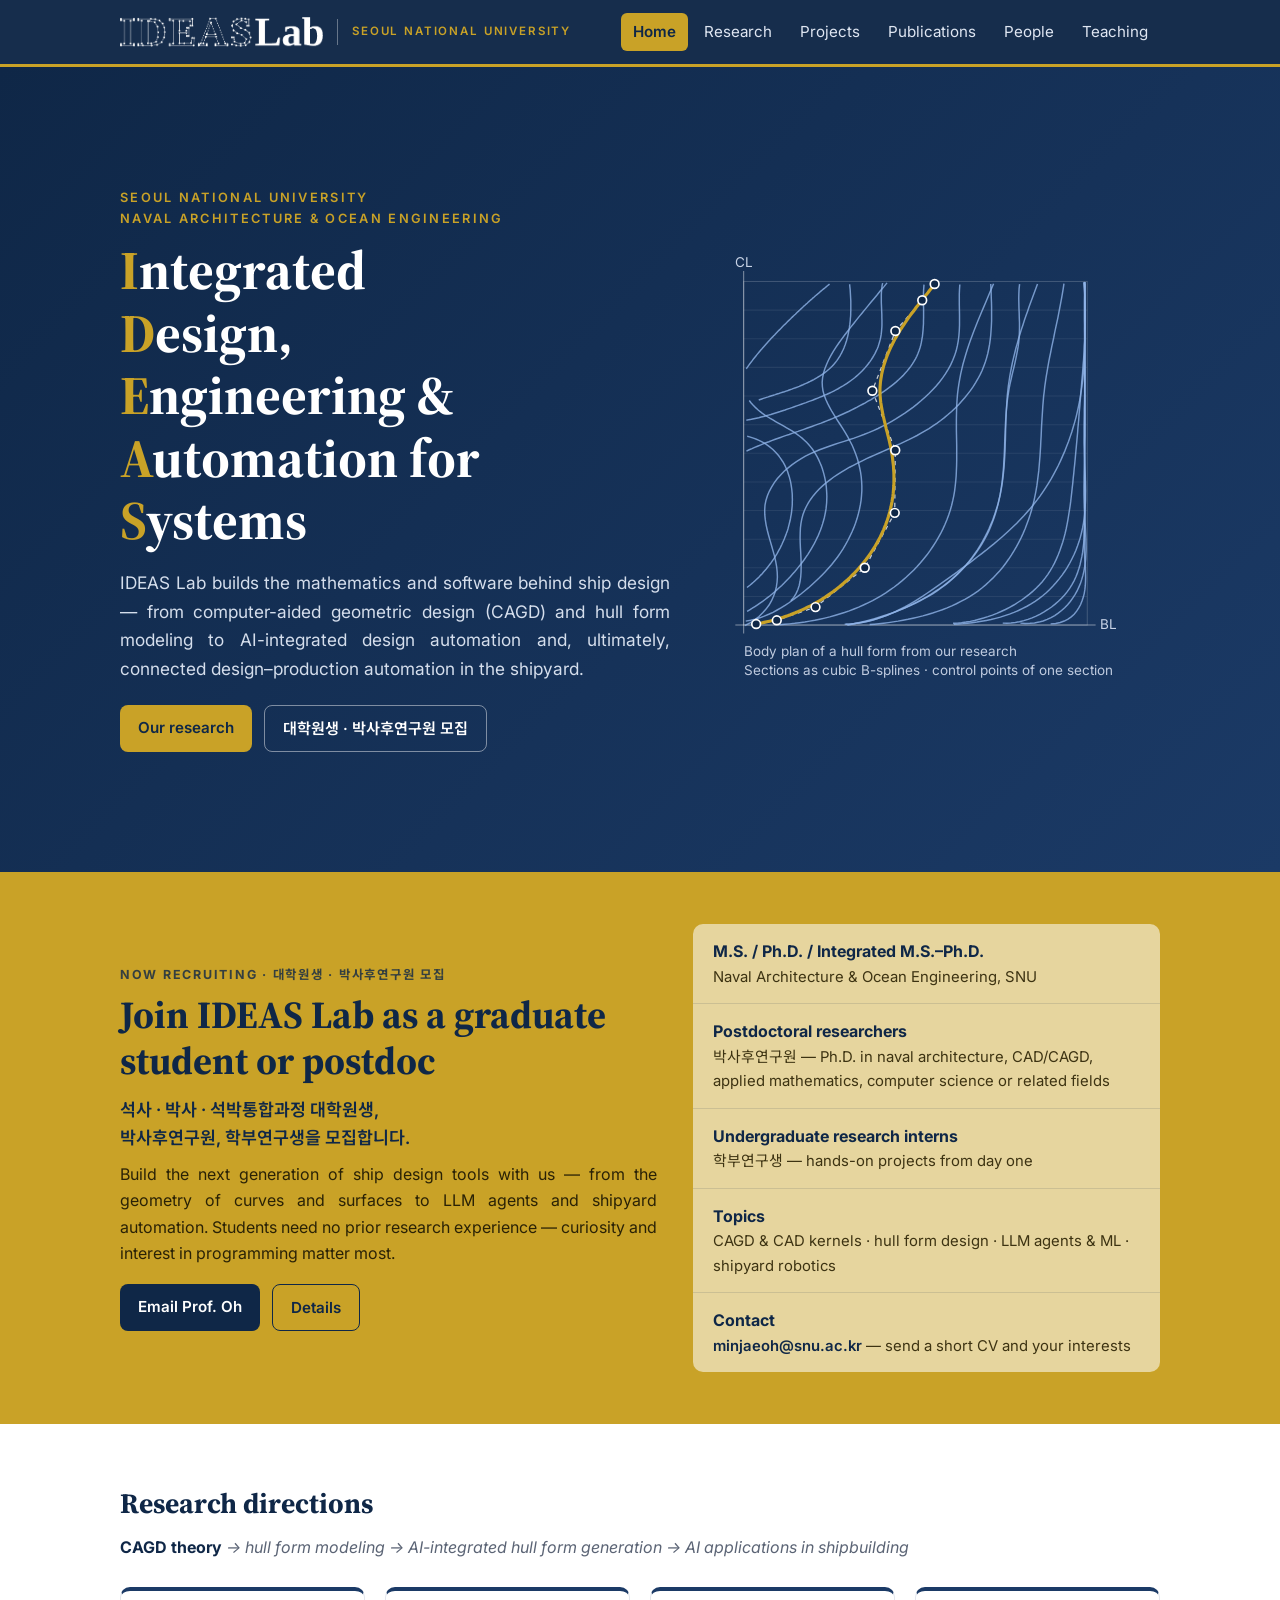
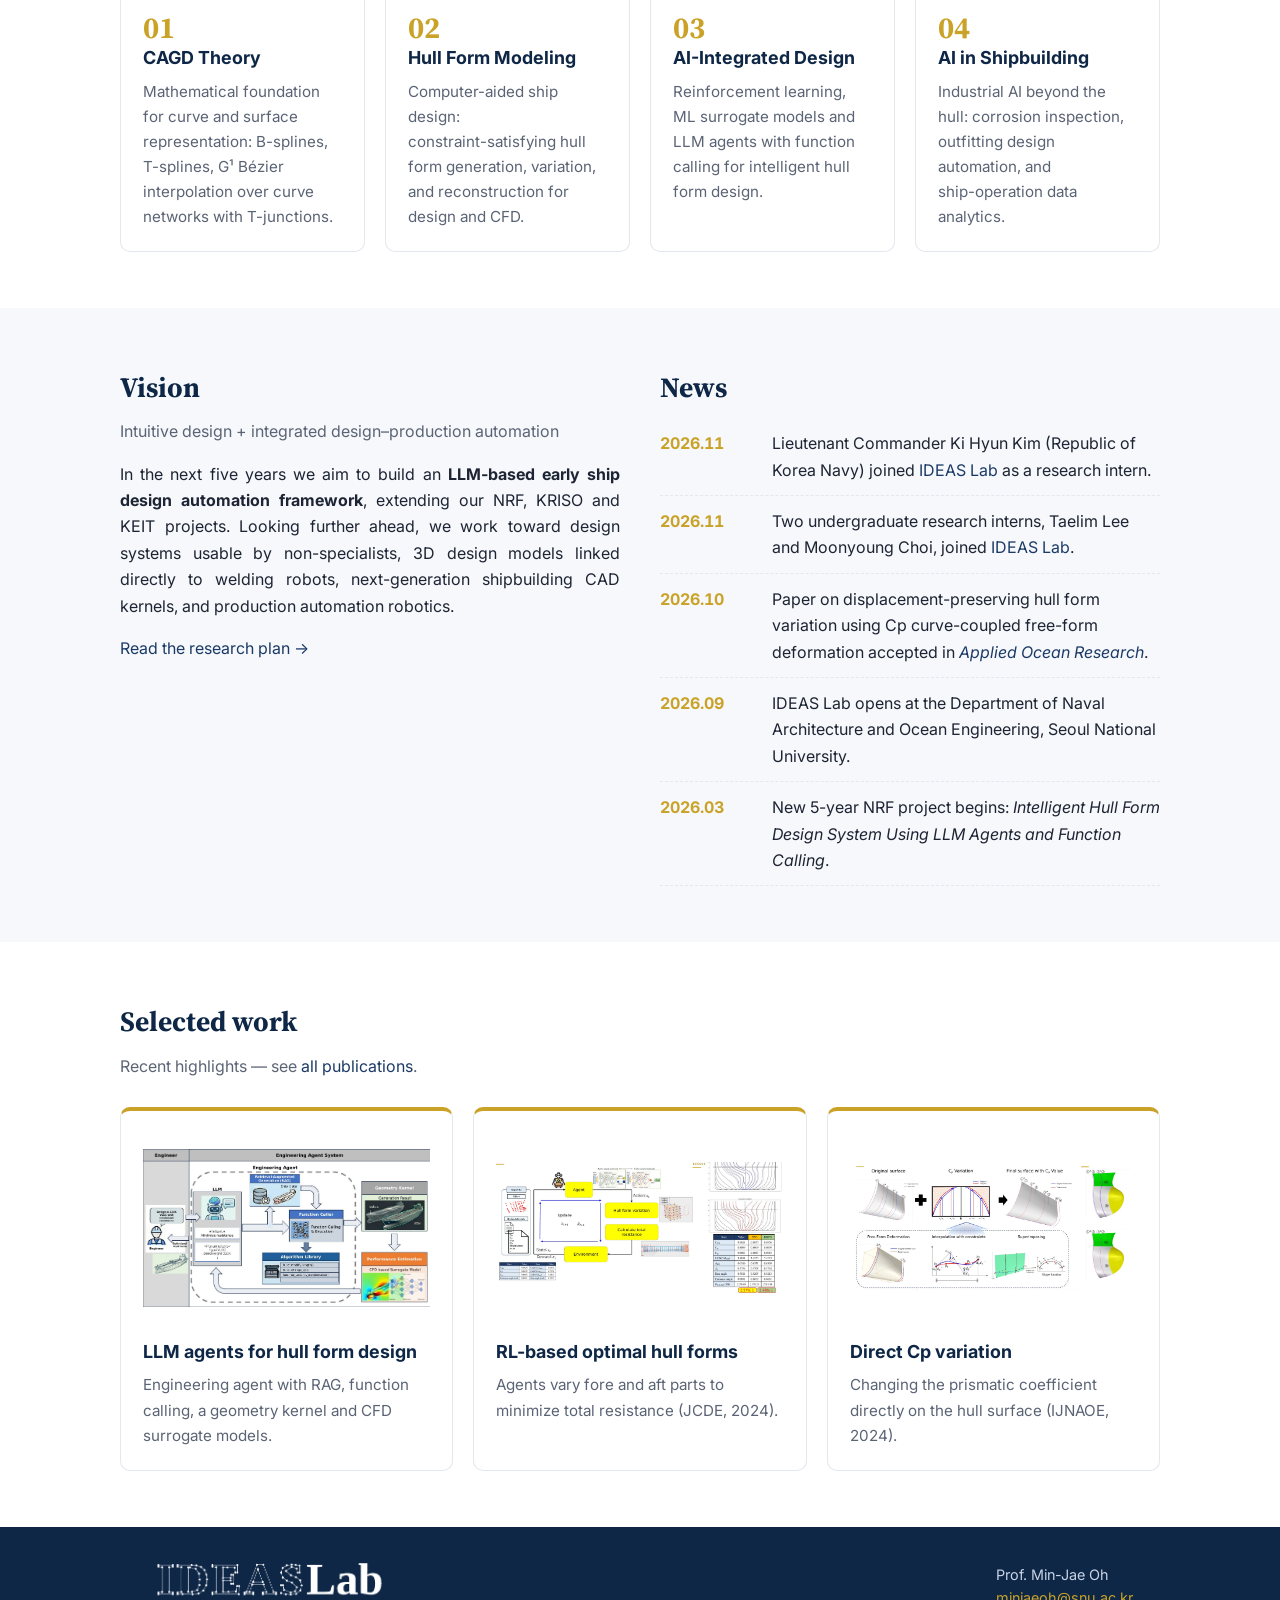
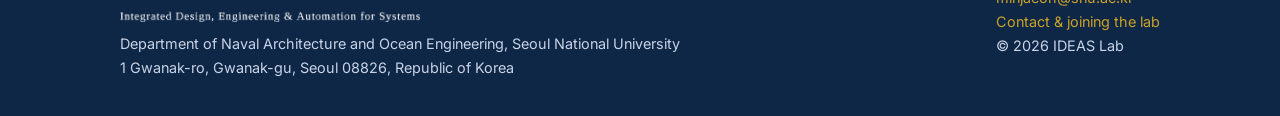
<file: index.html>
<!doctype html>
<html lang="en">
<head>
<meta charset="utf-8">
<meta name="viewport" content="width=device-width, initial-scale=1">
<title>IDEAS Lab | Seoul National University</title>
<meta name="description" content="IDEAS Lab (Integrated Design, Engineering & Automation for Systems), Department of Naval Architecture and Ocean Engineering, Seoul National University.">
<link rel="preconnect" href="https://fonts.googleapis.com">
<link rel="preconnect" href="https://fonts.gstatic.com" crossorigin>
<link href="https://fonts.googleapis.com/css2?family=Inter:wght@400;600;700&family=Noto+Sans+KR:wght@400;600&family=Source+Serif+4:wght@600;700&display=swap" rel="stylesheet">
<link rel="stylesheet" href="assets/style.css">
<link rel="icon" href="assets/favicon.svg" type="image/svg+xml">
<script src="assets/justify.js" defer></script>
</head>
<body>
<header class="site"><div class="wrap">
  <a class="brand" href="index.html"><img src="assets/img/logo-mark-white.png" alt="IDEAS Lab" width="203" height="30"><span class="brand-sep" aria-hidden="true"></span><span class="brand-univ">Seoul National University</span></a>
  <nav class="main"><a href="index.html" class="active">Home</a><a href="research.html">Research</a><a href="projects.html">Projects</a><a href="publications.html">Publications</a><a href="people.html">People</a><a href="teaching.html">Teaching</a></nav>
</div></header>

<section class="hero"><div class="wrap">
  <div>
    <div class="eyebrow">Seoul National University<br>Naval Architecture &amp; Ocean Engineering</div>
    <h1 class="hero-title"><span class="acr">I</span>ntegrated<br><span class="acr">D</span>esign,<br><span class="acr">E</span>ngineering &amp;<br><span class="acr">A</span>utomation for<br><span class="acr">S</span>ystems</h1>
    <p class="lead body-text">IDEAS Lab builds the mathematics and software behind ship design — from <span class="nw">computer-aided</span> geometric design (CAGD) and hull form modeling to <span class="nw">AI-integrated</span> design automation and, ultimately, connected <span class="nw">design–production</span> automation in the shipyard.</p>
    <div class="cta"><a class="btn gold" href="research.html">Our research</a><a class="btn ghost" href="#recruit">대학원생 · 박사후연구원 모집</a></div>
  </div>
  <div><svg viewBox="30 0 440 426" role="img" aria-label="Body plan of a hull form with cubic B-spline section curves; control points of one section are shown"><line x1="70" y1="63.5" x2="400" y2="63.5" stroke="#fff" opacity="0.07"/><line x1="70" y1="91.0" x2="400" y2="91.0" stroke="#fff" opacity="0.07"/><line x1="70" y1="118.5" x2="400" y2="118.5" stroke="#fff" opacity="0.07"/><line x1="70" y1="146.0" x2="400" y2="146.0" stroke="#fff" opacity="0.07"/><line x1="70" y1="173.5" x2="400" y2="173.5" stroke="#fff" opacity="0.07"/><line x1="70" y1="201.0" x2="400" y2="201.0" stroke="#fff" opacity="0.07"/><line x1="70" y1="228.5" x2="400" y2="228.5" stroke="#fff" opacity="0.07"/><line x1="70" y1="256.0" x2="400" y2="256.0" stroke="#fff" opacity="0.07"/><line x1="70" y1="283.5" x2="400" y2="283.5" stroke="#fff" opacity="0.07"/><line x1="70" y1="311.0" x2="400" y2="311.0" stroke="#fff" opacity="0.07"/><line x1="70" y1="338.5" x2="400" y2="338.5" stroke="#fff" opacity="0.07"/><rect x="70" y="36" width="330" height="330" fill="none" stroke="#fff" opacity="0.18"/><line x1="70" y1="26" x2="70" y2="374" stroke="#fff" opacity="0.45"/><line x1="62" y1="366" x2="408" y2="366" stroke="#fff" opacity="0.45"/><text x="70" y="22" fill="#c8d3e6" font-size="13" font-family="Inter, sans-serif" text-anchor="middle">CL</text><text x="412" y="370" fill="#c8d3e6" font-size="13" font-family="Inter, sans-serif">BL</text><path d="M152.5,38.5 L151.5,39.3 L150.5,40.1 L149.5,40.9 L148.5,41.8 L147.5,42.6 L146.5,43.4 L145.5,44.2 L144.5,45.0 L143.5,45.9 L142.6,46.7 L141.6,47.5 L140.6,48.4 L139.6,49.2 L138.7,50.0 L137.7,50.9 L136.7,51.7 L135.8,52.6 L134.8,53.4 L133.8,54.3 L132.9,55.1 L131.9,56.0 L131.0,56.9 L130.0,57.7 L129.1,58.6 L128.1,59.4 L127.2,60.3 L126.2,61.2 L125.3,62.1 L124.4,62.9 L123.4,63.8 L122.5,64.7 L121.5,65.6 L120.6,66.5 L119.7,67.4 L118.8,68.2 L117.8,69.1 L116.9,70.0 L116.0,70.9 L115.1,71.8 L114.1,72.7 L113.2,73.6 L112.3,74.5 L111.4,75.4 L110.5,76.3 L109.6,77.2 L108.6,78.1 L107.7,79.0 L106.8,79.9 L105.9,80.9 L105.0,81.8 L104.1,82.7 L103.2,83.6 L102.3,84.5 L101.4,85.4 L100.5,86.4 L99.7,87.3 L98.8,88.2 L97.9,89.2 L97.0,90.1 L96.1,91.0 L95.3,92.0 L94.4,92.9 L93.5,93.9 L92.7,94.8 L91.8,95.8 L91.0,96.7 L90.1,97.7 L89.3,98.6 L88.4,99.6 L87.6,100.6 L86.7,101.5 L85.9,102.5 L85.1,103.5 L84.3,104.5 L83.4,105.5 L82.6,106.5 L81.8,107.5 L81.0,108.5 L80.2,109.5 L79.4,110.5 L78.6,111.5 L77.9,112.5 L77.1,113.5 L76.3,114.6 L75.5,115.6 L74.8,116.6 L74.0,117.7 L73.3,118.7 L72.5,119.8" fill="none" stroke="#8fb3e8" stroke-width="1.4" opacity="0.8"/><path d="M171.8,38.7 L171.9,40.4 L172.1,42.2 L172.3,43.9 L172.4,45.7 L172.5,47.5 L172.6,49.3 L172.7,51.1 L172.8,52.9 L172.9,54.7 L172.9,56.6 L172.9,58.4 L172.9,60.3 L172.9,62.1 L172.9,64.0 L172.8,65.8 L172.8,67.7 L172.7,69.6 L172.5,71.4 L172.4,73.3 L172.2,75.1 L172.0,77.0 L171.7,78.8 L171.5,80.6 L171.2,82.4 L170.8,84.2 L170.5,86.0 L170.1,87.8 L169.7,89.6 L169.2,91.3 L168.7,93.1 L168.1,94.8 L167.6,96.5 L166.9,98.1 L166.3,99.8 L165.6,101.4 L164.8,103.0 L164.1,104.6 L163.2,106.1 L162.4,107.7 L161.4,109.1 L160.5,110.6 L159.5,112.0 L158.4,113.4 L157.3,114.8 L156.1,116.1 L154.9,117.4 L153.7,118.6 L152.4,119.8 L151.0,121.0 L149.6,122.2 L148.2,123.3 L146.7,124.4 L145.2,125.4 L143.7,126.4 L142.1,127.4 L140.5,128.4 L138.9,129.3 L137.3,130.2 L135.6,131.1 L133.9,132.0 L132.2,132.8 L130.5,133.6 L128.7,134.4 L126.9,135.2 L125.2,135.9 L123.4,136.7 L121.6,137.4 L119.8,138.1 L118.0,138.7 L116.2,139.4 L114.4,140.0 L112.6,140.7 L110.8,141.3 L109.1,141.9 L107.3,142.4 L105.5,143.0 L103.8,143.6 L102.0,144.1 L100.3,144.7 L98.6,145.2 L96.9,145.7 L95.3,146.2 L93.6,146.8 L92.0,147.3 L90.5,147.8 L88.9,148.3 L87.4,148.8 L85.9,149.3 L84.5,149.8" fill="none" stroke="#8fb3e8" stroke-width="1.4" opacity="0.8"/><path d="M207.7,37.3 L204.4,41.4 L201.1,45.2 L198.1,49.0 L195.1,52.5 L192.2,56.0 L189.4,59.4 L186.6,62.8 L183.8,66.2 L181.1,69.5 L178.4,72.9 L175.7,76.3 L172.9,79.8 L170.0,83.5 L167.2,87.2 L164.3,91.1 L161.4,95.1 L158.7,99.1 L156.1,103.2 L153.6,107.4 L151.4,111.6 L149.5,115.9 L147.9,120.1 L146.6,124.4 L145.8,128.6 L145.4,132.8 L145.6,136.9 L146.2,141.0 L147.3,145.1 L148.8,149.1 L150.6,153.1 L152.7,157.1 L154.9,161.1 L157.4,165.1 L159.9,169.1 L162.5,173.1 L165.1,177.1 L167.6,181.2 L170.0,185.2 L172.2,189.4 L174.3,193.5 L176.1,197.8 L177.7,202.0 L179.2,206.3 L180.4,210.6 L181.4,214.9 L182.3,219.3 L182.9,223.7 L183.3,228.1 L183.5,232.5 L183.5,237.0 L183.2,241.5 L182.8,245.9 L182.1,250.4 L181.2,254.8 L180.1,259.3 L178.9,263.7 L177.4,268.1 L175.8,272.4 L174.0,276.6 L172.0,280.8 L169.9,285.0 L167.7,289.0 L165.3,293.0 L162.8,296.8 L160.2,300.6 L157.4,304.2 L154.6,307.8 L151.6,311.2 L148.6,314.6 L145.4,317.9 L142.2,321.1 L138.9,324.2 L135.5,327.3 L132.1,330.3 L128.5,333.2 L125.0,336.1 L121.3,338.9 L117.6,341.6 L113.9,344.3 L110.1,346.8 L106.2,349.2 L102.2,351.5 L98.2,353.7 L94.1,355.6 L89.8,357.4 L85.5,359.0 L81.1,360.3 L76.6,361.4 L72.0,362.2" fill="none" stroke="#8fb3e8" stroke-width="1.4" opacity="0.8"/><path d="M243.2,39.0 L243.0,41.7 L242.8,44.4 L242.7,47.1 L242.7,49.9 L242.7,52.8 L242.7,55.7 L242.7,58.6 L242.8,61.6 L242.8,64.6 L242.8,67.6 L242.8,70.6 L242.7,73.6 L242.7,76.6 L242.5,79.6 L242.3,82.6 L242.0,85.6 L241.7,88.5 L241.2,91.4 L240.7,94.3 L240.1,97.1 L239.3,99.9 L238.4,102.6 L237.4,105.2 L236.3,107.8 L235.0,110.3 L233.6,112.8 L232.1,115.2 L230.5,117.5 L228.7,119.8 L226.9,122.1 L225.0,124.2 L223.0,126.4 L220.9,128.4 L218.8,130.4 L216.6,132.4 L214.3,134.3 L211.9,136.2 L209.6,138.0 L207.1,139.8 L204.7,141.5 L202.2,143.2 L199.6,144.9 L197.1,146.5 L194.5,148.0 L192.0,149.6 L189.4,151.0 L186.8,152.5 L184.2,153.9 L181.6,155.3 L179.0,156.7 L176.4,158.0 L173.8,159.3 L171.2,160.6 L168.5,161.8 L165.9,163.0 L163.2,164.2 L160.6,165.4 L157.9,166.5 L155.2,167.7 L152.5,168.8 L149.8,169.8 L147.1,170.9 L144.4,172.0 L141.6,173.0 L138.9,174.0 L136.1,175.0 L133.4,176.0 L130.6,177.0 L127.8,178.0 L125.0,179.0 L122.2,180.0 L119.4,180.9 L116.5,181.9 L113.7,182.9 L110.9,183.8 L108.1,184.8 L105.3,185.8 L102.5,186.8 L99.7,187.8 L96.9,188.8 L94.2,189.9 L91.4,190.9 L88.7,192.0 L86.0,193.1 L83.3,194.2 L80.6,195.3 L78.0,196.5 L75.3,197.6 L72.7,198.9" fill="none" stroke="#8fb3e8" stroke-width="1.4" opacity="0.8"/><path d="M277.6,38.9 L277.3,43.5 L277.1,48.2 L277.1,53.0 L277.1,58.0 L277.2,62.9 L277.3,68.0 L277.3,73.0 L277.3,78.1 L277.1,83.1 L276.7,88.1 L276.1,93.0 L275.2,97.9 L274.1,102.6 L272.6,107.2 L270.8,111.7 L268.8,116.1 L266.4,120.4 L263.9,124.5 L261.1,128.6 L258.1,132.5 L254.9,136.3 L251.5,139.9 L248.0,143.5 L244.4,146.9 L240.6,150.3 L236.8,153.5 L232.9,156.6 L228.9,159.5 L224.8,162.4 L220.7,165.1 L216.5,167.8 L212.2,170.3 L207.9,172.7 L203.5,175.0 L199.1,177.2 L194.6,179.2 L190.0,181.2 L185.4,183.0 L180.7,184.7 L176.0,186.4 L171.2,188.0 L166.5,189.5 L161.7,191.0 L157.0,192.6 L152.2,194.2 L147.5,195.9 L142.9,197.6 L138.3,199.5 L133.7,201.6 L129.3,203.8 L124.9,206.3 L120.7,209.0 L116.6,211.9 L112.7,215.0 L108.9,218.3 L105.5,221.8 L102.2,225.5 L99.3,229.4 L96.8,233.4 L94.6,237.5 L92.8,241.8 L91.4,246.3 L90.5,250.8 L90.2,255.5 L90.3,260.2 L90.8,265.0 L91.6,269.9 L92.7,274.9 L94.0,279.9 L95.4,284.9 L96.9,290.0 L98.3,295.0 L99.7,300.0 L100.8,305.1 L101.7,310.0 L102.2,315.0 L102.4,319.8 L102.1,324.6 L101.4,329.3 L100.3,333.9 L98.7,338.3 L96.8,342.6 L94.4,346.7 L91.5,350.6 L88.3,354.2 L84.7,357.7 L80.6,360.9 L76.1,363.8 L71.2,366.4" fill="none" stroke="#8fb3e8" stroke-width="1.4" opacity="0.8"/><path d="M307.3,38.4 L307.5,42.8 L307.7,47.2 L307.8,51.6 L308.0,56.1 L308.1,60.6 L308.1,65.1 L308.1,69.6 L308.1,74.0 L307.9,78.5 L307.6,83.0 L307.3,87.4 L306.8,91.8 L306.2,96.2 L305.4,100.6 L304.5,104.9 L303.4,109.1 L302.1,113.3 L300.6,117.4 L299.0,121.5 L297.1,125.5 L295.0,129.4 L292.8,133.2 L290.4,137.0 L287.9,140.6 L285.1,144.2 L282.3,147.7 L279.3,151.1 L276.2,154.5 L273.0,157.7 L269.7,160.8 L266.3,163.8 L262.8,166.7 L259.2,169.5 L255.5,172.2 L251.8,174.7 L248.0,177.2 L244.2,179.5 L240.4,181.7 L236.5,183.9 L232.5,185.9 L228.6,187.9 L224.6,189.8 L220.6,191.7 L216.5,193.5 L212.5,195.3 L208.4,197.1 L204.3,198.9 L200.3,200.7 L196.2,202.5 L192.1,204.3 L188.0,206.2 L183.9,208.2 L179.8,210.2 L175.8,212.3 L171.7,214.4 L167.8,216.7 L163.8,219.0 L160.0,221.5 L156.2,224.0 L152.6,226.7 L149.1,229.4 L145.8,232.3 L142.6,235.3 L139.7,238.4 L136.9,241.7 L134.4,245.1 L132.1,248.6 L130.1,252.3 L128.3,256.1 L126.9,260.1 L125.8,264.2 L125.0,268.5 L124.5,272.9 L124.3,277.5 L124.2,282.1 L124.3,286.9 L124.5,291.6 L124.8,296.4 L125.0,301.1 L125.2,305.9 L125.2,310.5 L125.1,315.1 L124.8,319.6 L124.2,323.9 L123.3,328.1 L122.0,332.1 L120.3,335.8 L118.1,339.4 L115.3,342.6" fill="none" stroke="#8fb3e8" stroke-width="1.4" opacity="0.8"/><path d="M310.0,38.1 L308.1,42.6 L306.2,47.1 L304.3,51.6 L302.4,56.1 L300.5,60.6 L298.6,65.1 L296.7,69.6 L294.8,74.2 L293.0,78.7 L291.2,83.3 L289.5,87.8 L287.8,92.4 L286.2,97.0 L284.7,101.6 L283.3,106.2 L281.9,110.9 L280.6,115.5 L279.5,120.2 L278.4,124.9 L277.5,129.7 L276.7,134.4 L276.0,139.2 L275.4,144.0 L275.0,148.9 L274.7,153.7 L274.5,158.6 L274.4,163.5 L274.3,168.5 L274.3,173.4 L274.3,178.3 L274.4,183.3 L274.5,188.2 L274.6,193.2 L274.6,198.1 L274.6,203.0 L274.6,208.0 L274.5,212.9 L274.3,217.7 L274.1,222.6 L273.7,227.4 L273.2,232.2 L272.6,237.0 L271.8,241.8 L270.8,246.5 L269.7,251.1 L268.4,255.7 L266.9,260.3 L265.2,264.8 L263.4,269.2 L261.4,273.6 L259.2,278.0 L256.8,282.2 L254.4,286.4 L251.7,290.5 L249.0,294.5 L246.1,298.5 L243.0,302.3 L239.8,306.1 L236.6,309.7 L233.2,313.3 L229.6,316.7 L226.0,320.1 L222.3,323.3 L218.5,326.4 L214.6,329.4 L210.6,332.2 L206.5,335.0 L202.3,337.6 L198.1,340.0 L193.8,342.4 L189.4,344.6 L185.0,346.7 L180.5,348.7 L176.0,350.5 L171.4,352.3 L166.8,353.9 L162.1,355.4 L157.4,356.8 L152.7,358.1 L147.9,359.3 L143.1,360.4 L138.3,361.4 L133.5,362.2 L128.7,363.0 L123.8,363.7 L119.0,364.3 L114.1,364.8 L109.3,365.2 L104.5,365.6" fill="none" stroke="#8fb3e8" stroke-width="1.4" opacity="0.8"/><path d="M335.0,38.5 L334.5,43.1 L334.3,47.7 L334.2,52.3 L334.3,56.9 L334.4,61.6 L334.6,66.3 L334.7,70.9 L334.9,75.6 L334.9,80.2 L334.8,84.8 L334.6,89.4 L334.2,94.0 L333.6,98.6 L332.8,103.1 L331.9,107.6 L331.0,112.1 L330.0,116.6 L328.9,121.1 L327.8,125.6 L326.8,130.1 L325.8,134.6 L324.9,139.1 L324.2,143.6 L323.5,148.2 L322.9,152.8 L322.5,157.4 L322.1,162.0 L321.8,166.6 L321.5,171.2 L321.3,175.8 L321.1,180.5 L320.9,185.1 L320.7,189.8 L320.6,194.4 L320.4,199.1 L320.2,203.7 L319.9,208.3 L319.7,213.0 L319.3,217.6 L318.9,222.2 L318.4,226.8 L317.8,231.4 L317.1,236.0 L316.4,240.5 L315.4,245.1 L314.4,249.6 L313.2,254.0 L311.9,258.5 L310.5,262.8 L308.9,267.2 L307.2,271.5 L305.4,275.7 L303.4,279.8 L301.2,283.9 L298.9,287.9 L296.5,291.9 L293.9,295.7 L291.1,299.5 L288.2,303.1 L285.2,306.7 L282.1,310.1 L278.8,313.5 L275.5,316.8 L272.0,319.9 L268.5,322.9 L264.9,325.9 L261.2,328.7 L257.4,331.4 L253.5,333.9 L249.6,336.4 L245.7,338.8 L241.7,341.1 L237.6,343.2 L233.5,345.3 L229.3,347.4 L225.1,349.3 L220.8,351.2 L216.5,353.0 L212.2,354.8 L207.8,356.5 L203.4,358.0 L199.0,359.5 L194.5,360.8 L190.0,362.0 L185.5,363.0 L180.9,363.9 L176.3,364.5 L171.7,364.9 L167.0,365.1" fill="none" stroke="#8fb3e8" stroke-width="1.4" opacity="0.8"/><path d="M352.2,38.3 L350.6,42.7 L349.0,47.0 L347.4,51.4 L345.8,55.7 L344.2,60.1 L342.7,64.5 L341.1,68.9 L339.6,73.3 L338.2,77.7 L336.7,82.1 L335.4,86.5 L334.0,91.0 L332.8,95.4 L331.5,99.9 L330.4,104.4 L329.3,108.9 L328.2,113.4 L327.3,117.9 L326.4,122.5 L325.6,127.0 L324.9,131.6 L324.2,136.2 L323.7,140.8 L323.2,145.4 L322.9,150.1 L322.6,154.7 L322.3,159.4 L322.1,164.1 L321.9,168.8 L321.8,173.4 L321.6,178.1 L321.5,182.8 L321.4,187.5 L321.2,192.2 L321.1,196.8 L320.9,201.5 L320.6,206.2 L320.3,210.8 L320.0,215.4 L319.5,220.1 L319.0,224.7 L318.4,229.3 L317.7,233.8 L316.8,238.4 L315.9,242.9 L314.8,247.4 L313.6,251.8 L312.2,256.2 L310.8,260.6 L309.2,265.0 L307.4,269.2 L305.6,273.5 L303.6,277.7 L301.5,281.8 L299.3,285.8 L296.9,289.8 L294.5,293.7 L291.9,297.5 L289.2,301.3 L286.4,304.9 L283.4,308.5 L280.4,311.9 L277.2,315.3 L273.9,318.5 L270.5,321.7 L267.0,324.7 L263.4,327.6 L259.6,330.4 L255.8,333.1 L251.9,335.7 L247.8,338.1 L243.7,340.4 L239.5,342.7 L235.3,344.8 L231.0,346.8 L226.7,348.8 L222.3,350.6 L217.9,352.3 L213.4,354.0 L209.0,355.5 L204.5,357.0 L200.1,358.4 L195.6,359.8 L191.2,361.0 L186.8,362.2 L182.4,363.3 L178.1,364.3 L173.8,365.3 L169.6,366.2" fill="none" stroke="#8fb3e8" stroke-width="1.4" opacity="0.8"/><path d="M377.6,38.1 L376.9,42.9 L376.1,47.6 L375.3,52.3 L374.4,57.0 L373.5,61.7 L372.6,66.4 L371.7,71.1 L370.7,75.8 L369.7,80.4 L368.7,85.1 L367.8,89.8 L366.8,94.4 L365.8,99.1 L364.9,103.8 L363.9,108.5 L363.0,113.1 L362.2,117.8 L361.4,122.5 L360.6,127.2 L359.9,131.9 L359.2,136.7 L358.7,141.4 L358.1,146.1 L357.7,150.9 L357.3,155.7 L357.0,160.5 L356.7,165.2 L356.4,170.0 L356.1,174.8 L355.9,179.6 L355.7,184.4 L355.4,189.2 L355.2,194.0 L354.9,198.8 L354.6,203.6 L354.2,208.4 L353.8,213.2 L353.4,217.9 L352.8,222.7 L352.2,227.4 L351.6,232.1 L350.8,236.8 L349.9,241.5 L348.9,246.2 L347.8,250.8 L346.5,255.4 L345.1,260.0 L343.6,264.5 L342.0,269.0 L340.3,273.5 L338.4,277.9 L336.4,282.2 L334.2,286.5 L332.0,290.7 L329.6,294.8 L327.1,298.8 L324.4,302.8 L321.7,306.6 L318.8,310.4 L315.8,314.0 L312.6,317.5 L309.3,320.9 L305.9,324.2 L302.4,327.4 L298.8,330.4 L295.0,333.3 L291.1,336.0 L287.0,338.6 L282.9,341.1 L278.6,343.3 L274.3,345.5 L269.9,347.5 L265.4,349.4 L260.8,351.2 L256.2,352.8 L251.5,354.4 L246.8,355.8 L242.1,357.1 L237.3,358.3 L232.5,359.4 L227.8,360.4 L223.0,361.3 L218.3,362.2 L213.6,362.9 L209.0,363.6 L204.4,364.2 L199.9,364.7 L195.4,365.1 L191.0,365.5" fill="none" stroke="#8fb3e8" stroke-width="1.4" opacity="0.8"/><path d="M397.9,38.4 L397.9,43.4 L397.9,48.3 L397.9,53.2 L398.0,58.2 L398.0,63.1 L398.0,68.1 L398.0,73.0 L398.0,78.0 L398.0,82.9 L397.9,87.8 L397.8,92.7 L397.7,97.7 L397.6,102.6 L397.4,107.5 L397.1,112.4 L396.8,117.3 L396.4,122.2 L395.9,127.1 L395.4,132.0 L394.8,136.9 L394.1,141.8 L393.3,146.6 L392.5,151.5 L391.5,156.3 L390.4,161.2 L389.3,166.0 L388.0,170.8 L386.6,175.5 L385.2,180.3 L383.6,185.0 L382.0,189.7 L380.2,194.3 L378.4,198.9 L376.4,203.5 L374.4,208.0 L372.3,212.5 L370.0,216.9 L367.7,221.2 L365.3,225.5 L362.7,229.8 L360.1,233.9 L357.4,238.0 L354.6,242.1 L351.7,246.0 L348.6,249.9 L345.5,253.7 L342.3,257.4 L339.1,261.0 L335.7,264.6 L332.3,268.1 L328.7,271.6 L325.2,274.9 L321.5,278.3 L317.8,281.6 L314.1,284.8 L310.3,288.0 L306.4,291.1 L302.5,294.3 L298.6,297.3 L294.6,300.4 L290.7,303.4 L286.7,306.4 L282.6,309.4 L278.6,312.3 L274.6,315.3 L270.5,318.2 L266.5,321.1 L262.4,324.0 L258.4,326.9 L254.3,329.8 L250.2,332.6 L246.1,335.4 L242.0,338.2 L237.9,340.8 L233.7,343.4 L229.5,345.9 L225.2,348.3 L220.9,350.5 L216.5,352.7 L212.0,354.7 L207.5,356.6 L202.9,358.3 L198.2,359.9 L193.5,361.3 L188.6,362.5 L183.7,363.5 L178.6,364.3 L173.4,364.9 L168.1,365.2" fill="none" stroke="#8fb3e8" stroke-width="1.4" opacity="0.8"/><path d="M203.5,37.6 L203.0,39.8 L202.7,42.0 L202.5,44.2 L202.3,46.5 L202.2,48.8 L202.2,51.1 L202.2,53.5 L202.2,55.9 L202.3,58.3 L202.4,60.7 L202.5,63.1 L202.6,65.6 L202.7,68.0 L202.7,70.5 L202.8,72.9 L202.8,75.4 L202.8,77.8 L202.7,80.2 L202.5,82.6 L202.3,85.0 L202.0,87.3 L201.6,89.6 L201.1,91.9 L200.5,94.2 L199.8,96.4 L199.1,98.6 L198.2,100.8 L197.2,102.9 L196.2,105.0 L195.1,107.0 L193.9,109.0 L192.6,111.0 L191.3,112.9 L189.9,114.8 L188.4,116.7 L186.9,118.5 L185.3,120.2 L183.7,122.0 L182.0,123.6 L180.2,125.3 L178.4,126.9 L176.6,128.4 L174.7,129.9 L172.8,131.3 L170.9,132.7 L168.9,134.0 L166.9,135.3 L164.9,136.6 L162.8,137.8 L160.7,139.0 L158.6,140.1 L156.5,141.2 L154.4,142.3 L152.2,143.3 L150.0,144.3 L147.8,145.2 L145.6,146.2 L143.4,147.1 L141.2,148.0 L138.9,148.9 L136.7,149.8 L134.4,150.6 L132.2,151.4 L129.9,152.3 L127.7,153.1 L125.4,153.9 L123.1,154.7 L120.9,155.5 L118.6,156.3 L116.4,157.1 L114.1,157.9 L111.9,158.6 L109.7,159.4 L107.4,160.1 L105.1,160.9 L102.9,161.6 L100.6,162.3 L98.3,163.0 L96.1,163.7 L93.8,164.3 L91.5,165.0 L89.2,165.6 L86.8,166.2 L84.5,166.8 L82.2,167.3 L79.8,167.8 L77.4,168.3 L75.0,168.7 L72.6,169.2" fill="none" stroke="#8fb3e8" stroke-width="1.4" opacity="0.8"/><path d="M73.4,184.6 L75.7,185.2 L77.9,185.9 L80.1,186.7 L82.2,187.5 L84.2,188.3 L86.2,189.3 L88.1,190.3 L89.9,191.3 L91.7,192.4 L93.4,193.6 L95.0,194.8 L96.6,196.1 L98.1,197.4 L99.5,198.8 L100.9,200.2 L102.2,201.6 L103.5,203.1 L104.6,204.7 L105.8,206.3 L106.8,207.9 L107.9,209.5 L108.8,211.2 L109.7,212.9 L110.5,214.7 L111.3,216.5 L112.1,218.3 L112.7,220.1 L113.3,222.0 L113.9,223.9 L114.4,225.8 L114.9,227.7 L115.3,229.6 L115.6,231.6 L115.9,233.5 L116.2,235.5 L116.4,237.5 L116.6,239.5 L116.7,241.5 L116.7,243.5 L116.8,245.5 L116.7,247.6 L116.7,249.6 L116.6,251.6 L116.4,253.6 L116.2,255.6 L116.0,257.6 L115.7,259.6 L115.3,261.6 L115.0,263.6 L114.6,265.6 L114.1,267.5 L113.6,269.5 L113.1,271.4 L112.6,273.4 L112.0,275.3 L111.3,277.2 L110.7,279.1 L109.9,281.0 L109.2,282.8 L108.4,284.7 L107.6,286.5 L106.8,288.4 L105.9,290.2 L105.0,292.0 L104.0,293.8 L103.1,295.5 L102.1,297.3 L101.0,299.0 L100.0,300.7 L98.9,302.4 L97.7,304.1 L96.6,305.7 L95.4,307.3 L94.2,308.9 L93.0,310.5 L91.7,312.1 L90.4,313.6 L89.1,315.1 L87.8,316.6 L86.4,318.0 L85.0,319.5 L83.6,320.9 L82.2,322.2 L80.7,323.6 L79.3,324.9 L77.8,326.2 L76.3,327.5 L74.7,328.7 L73.2,329.9" fill="none" stroke="#8fb3e8" stroke-width="1.4" opacity="0.8"/><path d="M75.4,150.3 L77.2,152.7 L79.2,154.9 L81.2,156.9 L83.4,158.9 L85.6,160.8 L88.0,162.6 L90.4,164.3 L92.9,165.9 L95.5,167.5 L98.1,169.0 L100.7,170.5 L103.3,172.0 L106.0,173.5 L108.6,175.0 L111.3,176.5 L113.9,178.0 L116.4,179.5 L119.0,181.2 L121.4,182.8 L123.8,184.6 L126.1,186.4 L128.3,188.4 L130.4,190.4 L132.4,192.5 L134.3,194.8 L136.1,197.1 L137.8,199.6 L139.3,202.1 L140.8,204.7 L142.1,207.3 L143.3,210.1 L144.5,212.8 L145.5,215.7 L146.4,218.6 L147.2,221.5 L147.9,224.4 L148.5,227.4 L149.0,230.4 L149.4,233.4 L149.6,236.4 L149.8,239.5 L149.9,242.5 L149.8,245.5 L149.7,248.5 L149.4,251.5 L149.1,254.4 L148.6,257.4 L148.0,260.3 L147.4,263.1 L146.6,266.0 L145.8,268.8 L144.9,271.6 L143.9,274.4 L142.8,277.1 L141.7,279.8 L140.4,282.5 L139.1,285.2 L137.8,287.8 L136.3,290.4 L134.8,293.0 L133.3,295.5 L131.7,298.0 L130.0,300.5 L128.3,303.0 L126.5,305.4 L124.7,307.8 L122.8,310.1 L120.9,312.5 L119.0,314.8 L117.0,317.0 L115.0,319.3 L112.9,321.5 L110.8,323.6 L108.7,325.8 L106.6,327.9 L104.4,329.9 L102.1,331.9 L99.9,333.9 L97.6,335.9 L95.3,337.8 L92.9,339.6 L90.6,341.4 L88.2,343.2 L85.7,344.9 L83.3,346.6 L80.8,348.2 L78.3,349.8 L75.8,351.3 L73.3,352.8" fill="none" stroke="#8fb3e8" stroke-width="1.4" opacity="0.8"/><path d="M396.5,36.7 L396.9,41.1 L397.3,45.4 L397.6,49.7 L397.8,54.1 L398.0,58.5 L398.1,62.9 L398.1,67.3 L398.1,71.7 L398.1,76.1 L398.0,80.5 L397.8,84.9 L397.7,89.3 L397.5,93.8 L397.2,98.2 L397.0,102.6 L396.7,107.0 L396.4,111.4 L396.0,115.9 L395.7,120.3 L395.4,124.7 L395.0,129.1 L394.6,133.4 L394.3,137.8 L393.9,142.2 L393.6,146.5 L393.2,150.9 L392.9,155.2 L392.5,159.6 L392.1,163.9 L391.8,168.3 L391.4,172.6 L391.0,176.9 L390.7,181.3 L390.3,185.6 L389.9,189.9 L389.5,194.3 L389.1,198.6 L388.7,203.0 L388.3,207.4 L387.9,211.7 L387.4,216.1 L387.0,220.5 L386.5,224.9 L386.1,229.4 L385.6,233.8 L385.1,238.3 L384.6,242.7 L384.1,247.2 L383.5,251.6 L382.8,256.1 L382.1,260.5 L381.4,264.9 L380.6,269.3 L379.7,273.7 L378.7,278.0 L377.6,282.2 L376.4,286.4 L375.0,290.6 L373.6,294.7 L372.0,298.7 L370.3,302.6 L368.5,306.5 L366.5,310.2 L364.3,313.9 L362.0,317.5 L359.5,320.9 L356.8,324.3 L353.9,327.5 L350.8,330.6 L347.6,333.6 L344.2,336.5 L340.7,339.2 L337.0,341.9 L333.2,344.3 L329.4,346.7 L325.4,348.9 L321.4,351.0 L317.2,352.9 L313.1,354.7 L308.9,356.4 L304.6,357.9 L300.4,359.2 L296.1,360.4 L291.8,361.5 L287.6,362.4 L283.4,363.1 L279.2,363.7 L275.1,364.1 L271.1,364.3" fill="none" stroke="#8fb3e8" stroke-width="1.4" opacity="0.8"/><path d="M397.9,36.6 L397.7,41.1 L397.5,45.6 L397.4,50.2 L397.3,54.7 L397.3,59.2 L397.3,63.8 L397.3,68.3 L397.3,72.9 L397.4,77.4 L397.4,82.0 L397.5,86.5 L397.6,91.1 L397.7,95.7 L397.7,100.2 L397.8,104.8 L397.8,109.4 L397.9,113.9 L397.9,118.5 L397.9,123.0 L397.8,127.5 L397.8,132.1 L397.7,136.6 L397.6,141.1 L397.5,145.6 L397.4,150.2 L397.3,154.7 L397.2,159.2 L397.2,163.7 L397.1,168.3 L397.0,172.8 L397.0,177.3 L397.0,181.9 L397.0,186.4 L397.0,191.0 L397.1,195.5 L397.2,200.1 L397.4,204.7 L397.5,209.3 L397.7,213.8 L397.9,218.4 L398.1,223.0 L398.2,227.6 L398.3,232.2 L398.4,236.8 L398.3,241.3 L398.3,245.9 L398.1,250.4 L397.8,254.9 L397.4,259.4 L396.9,263.9 L396.3,268.3 L395.5,272.7 L394.5,277.1 L393.4,281.5 L392.1,285.8 L390.6,290.1 L389.0,294.3 L387.2,298.5 L385.2,302.5 L383.1,306.6 L380.8,310.5 L378.4,314.3 L375.8,318.0 L373.0,321.6 L370.1,325.1 L367.1,328.5 L363.9,331.8 L360.6,334.9 L357.2,337.8 L353.6,340.6 L349.9,343.2 L346.0,345.7 L342.1,347.9 L338.0,350.0 L333.9,352.0 L329.6,353.8 L325.3,355.4 L320.9,356.9 L316.5,358.3 L312.0,359.5 L307.5,360.6 L303.0,361.5 L298.5,362.3 L294.0,363.1 L289.5,363.7 L285.0,364.2 L280.6,364.6 L276.2,364.9 L271.8,365.1" fill="none" stroke="#8fb3e8" stroke-width="1.4" opacity="0.8"/><path d="M397.6,36.4 L397.6,40.7 L397.5,44.9 L397.5,49.1 L397.5,53.3 L397.5,57.5 L397.5,61.7 L397.5,65.9 L397.5,70.1 L397.5,74.2 L397.5,78.4 L397.5,82.6 L397.5,86.7 L397.6,90.9 L397.6,95.1 L397.6,99.2 L397.6,103.4 L397.6,107.6 L397.6,111.8 L397.6,115.9 L397.6,120.1 L397.6,124.3 L397.6,128.5 L397.6,132.7 L397.5,136.9 L397.5,141.2 L397.5,145.4 L397.5,149.6 L397.5,153.8 L397.4,158.0 L397.4,162.2 L397.4,166.4 L397.4,170.6 L397.4,174.8 L397.4,178.9 L397.4,183.1 L397.4,187.3 L397.4,191.4 L397.5,195.6 L397.5,199.7 L397.5,203.9 L397.6,208.0 L397.6,212.2 L397.6,216.3 L397.7,220.5 L397.7,224.6 L397.7,228.8 L397.7,232.9 L397.7,237.1 L397.8,241.3 L397.8,245.5 L397.7,249.7 L397.7,253.9 L397.7,258.1 L397.7,262.4 L397.6,266.6 L397.5,270.9 L397.3,275.2 L397.1,279.4 L396.9,283.7 L396.5,287.9 L396.0,292.1 L395.5,296.2 L394.8,300.3 L393.9,304.3 L393.0,308.3 L391.8,312.2 L390.5,316.1 L389.0,319.8 L387.3,323.5 L385.3,327.1 L383.2,330.5 L380.8,333.9 L378.2,337.1 L375.3,340.2 L372.3,343.1 L369.1,345.9 L365.7,348.6 L362.2,351.0 L358.5,353.3 L354.8,355.4 L350.9,357.3 L347.0,359.0 L343.0,360.5 L339.0,361.7 L334.9,362.7 L330.9,363.5 L326.8,364.0 L322.8,364.2 L318.8,364.1" fill="none" stroke="#8fb3e8" stroke-width="1.4" opacity="0.8"/><path d="M397.2,36.4 L397.4,40.6 L397.5,44.7 L397.6,48.8 L397.6,52.9 L397.7,57.0 L397.7,61.1 L397.7,65.2 L397.7,69.3 L397.6,73.4 L397.6,77.4 L397.5,81.5 L397.5,85.6 L397.4,89.6 L397.4,93.7 L397.3,97.8 L397.3,101.9 L397.3,105.9 L397.3,110.0 L397.3,114.1 L397.3,118.2 L397.3,122.3 L397.4,126.4 L397.4,130.5 L397.5,134.6 L397.6,138.7 L397.6,142.8 L397.7,147.0 L397.8,151.1 L397.8,155.2 L397.9,159.3 L397.9,163.4 L397.9,167.5 L397.9,171.6 L397.9,175.6 L397.9,179.7 L397.9,183.8 L397.8,187.9 L397.7,191.9 L397.6,196.0 L397.5,200.0 L397.4,204.1 L397.3,208.1 L397.2,212.2 L397.1,216.2 L397.0,220.3 L396.9,224.3 L396.9,228.4 L396.8,232.5 L396.8,236.6 L396.8,240.6 L396.9,244.7 L397.0,248.9 L397.1,253.0 L397.3,257.1 L397.5,261.3 L397.7,265.5 L398.0,269.6 L398.2,273.8 L398.4,278.0 L398.6,282.1 L398.7,286.2 L398.8,290.4 L398.8,294.5 L398.6,298.5 L398.4,302.6 L398.0,306.6 L397.4,310.5 L396.7,314.4 L395.8,318.3 L394.7,322.1 L393.5,325.9 L391.9,329.5 L390.2,333.2 L388.2,336.7 L386.0,340.0 L383.7,343.3 L381.1,346.4 L378.3,349.3 L375.3,352.0 L372.1,354.5 L368.7,356.8 L365.2,358.8 L361.5,360.5 L357.6,362.0 L353.5,363.1 L349.3,363.9 L345.0,364.3 L340.5,364.4 L335.8,364.1" fill="none" stroke="#8fb3e8" stroke-width="1.4" opacity="0.8"/><path d="M397.6,36.6 L397.5,40.4 L397.5,44.3 L397.5,48.2 L397.5,52.1 L397.5,56.0 L397.5,59.8 L397.5,63.7 L397.5,67.6 L397.5,71.5 L397.5,75.4 L397.5,79.3 L397.5,83.1 L397.5,87.0 L397.5,90.9 L397.5,94.8 L397.5,98.7 L397.5,102.5 L397.5,106.4 L397.5,110.3 L397.5,114.2 L397.5,118.1 L397.5,122.0 L397.5,125.8 L397.5,129.7 L397.5,133.6 L397.5,137.5 L397.5,141.4 L397.6,145.3 L397.6,149.2 L397.6,153.0 L397.6,156.9 L397.6,160.8 L397.6,164.7 L397.6,168.6 L397.6,172.5 L397.5,176.3 L397.5,180.2 L397.5,184.1 L397.4,188.0 L397.4,191.8 L397.4,195.7 L397.4,199.6 L397.4,203.5 L397.4,207.4 L397.4,211.2 L397.5,215.1 L397.5,219.0 L397.6,222.9 L397.6,226.8 L397.7,230.7 L397.7,234.6 L397.8,238.5 L397.8,242.4 L397.8,246.3 L397.8,250.2 L397.7,254.0 L397.6,257.9 L397.5,261.8 L397.4,265.6 L397.3,269.5 L397.2,273.3 L397.1,277.2 L397.1,281.0 L397.1,284.9 L397.1,288.8 L397.2,292.7 L397.3,296.6 L397.5,300.6 L397.7,304.5 L398.0,308.5 L398.2,312.4 L398.3,316.3 L398.4,320.2 L398.3,324.1 L398.1,327.9 L397.7,331.7 L397.1,335.5 L396.2,339.1 L395.0,342.7 L393.6,346.2 L391.8,349.5 L389.8,352.6 L387.4,355.5 L384.6,358.1 L381.5,360.3 L377.9,362.1 L374.0,363.5 L369.6,364.4 L364.8,364.8" fill="none" stroke="#8fb3e8" stroke-width="1.4" opacity="0.8"/><polyline points="253.4,38.4 241.5,54.0 215.7,83.6 193.6,140.9 215.6,198.1 215.1,258.2 186.3,310.9 139.0,348.7 101.8,361.4 82.0,365.0" fill="none" stroke="#ffffff" stroke-dasharray="4 4" stroke-width="1.2" opacity="0.75"/><path d="M253.4,38.4 L251.9,40.4 L250.3,42.5 L248.7,44.5 L247.1,46.6 L245.5,48.6 L243.8,50.6 L242.2,52.7 L240.6,54.7 L239.0,56.7 L237.4,58.8 L235.8,60.8 L234.3,62.9 L232.7,65.0 L231.1,67.0 L229.6,69.1 L228.1,71.2 L226.6,73.3 L225.1,75.5 L223.7,77.6 L222.2,79.8 L220.8,82.0 L219.4,84.2 L218.1,86.4 L216.8,88.7 L215.5,90.9 L214.3,93.2 L213.1,95.6 L211.9,97.9 L210.8,100.3 L209.7,102.7 L208.7,105.1 L207.7,107.5 L206.8,109.9 L206.0,112.3 L205.2,114.8 L204.4,117.3 L203.8,119.7 L203.2,122.2 L202.6,124.7 L202.2,127.2 L201.8,129.7 L201.4,132.2 L201.2,134.8 L201.0,137.3 L200.9,139.8 L201.0,142.3 L201.0,144.8 L201.2,147.4 L201.4,149.9 L201.7,152.4 L202.1,154.9 L202.5,157.4 L203.0,160.0 L203.5,162.5 L204.0,165.0 L204.6,167.6 L205.2,170.1 L205.8,172.6 L206.4,175.2 L207.0,177.7 L207.7,180.3 L208.3,182.8 L209.0,185.4 L209.6,187.9 L210.2,190.5 L210.7,193.0 L211.3,195.6 L211.8,198.2 L212.2,200.8 L212.7,203.4 L213.0,206.0 L213.3,208.6 L213.6,211.2 L213.9,213.8 L214.0,216.3 L214.2,218.9 L214.3,221.5 L214.3,224.1 L214.3,226.7 L214.3,229.3 L214.2,231.9 L214.0,234.5 L213.8,237.1 L213.6,239.6 L213.3,242.2 L212.9,244.7 L212.5,247.3 L212.0,249.8 L211.5,252.3 L210.9,254.8 L210.3,257.3 L209.6,259.8 L208.9,262.2 L208.1,264.7 L207.3,267.1 L206.4,269.5 L205.4,271.9 L204.5,274.3 L203.4,276.6 L202.3,279.0 L201.2,281.3 L200.0,283.6 L198.8,285.8 L197.5,288.1 L196.2,290.3 L194.8,292.5 L193.4,294.7 L192.0,296.9 L190.5,299.0 L189.0,301.1 L187.4,303.2 L185.8,305.2 L184.2,307.2 L182.5,309.2 L180.8,311.2 L179.1,313.1 L177.3,315.0 L175.5,316.9 L173.6,318.8 L171.8,320.6 L169.9,322.4 L167.9,324.1 L166.0,325.8 L164.0,327.5 L162.0,329.2 L159.9,330.8 L157.9,332.4 L155.8,334.0 L153.7,335.5 L151.5,337.0 L149.4,338.4 L147.2,339.9 L145.0,341.3 L142.8,342.6 L140.5,343.9 L138.3,345.2 L136.0,346.5 L133.7,347.7 L131.4,348.8 L129.1,350.0 L126.7,351.1 L124.4,352.1 L122.0,353.2 L119.6,354.2 L117.2,355.1 L114.8,356.1 L112.3,357.0 L109.9,357.8 L107.4,358.6 L104.9,359.4 L102.4,360.2 L99.9,360.9 L97.4,361.6 L94.9,362.2 L92.3,362.8 L89.7,363.4 L87.2,364.0 L84.6,364.5 L82.0,365.0" fill="none" stroke="#c9a227" stroke-width="3"/><circle cx="253.4" cy="38.4" r="4.2" fill="#0f2747" stroke="#fff" stroke-width="1.6"/><circle cx="241.5" cy="54.0" r="4.2" fill="#0f2747" stroke="#fff" stroke-width="1.6"/><circle cx="215.7" cy="83.6" r="4.2" fill="#0f2747" stroke="#fff" stroke-width="1.6"/><circle cx="193.6" cy="140.9" r="4.2" fill="#0f2747" stroke="#fff" stroke-width="1.6"/><circle cx="215.6" cy="198.1" r="4.2" fill="#0f2747" stroke="#fff" stroke-width="1.6"/><circle cx="215.1" cy="258.2" r="4.2" fill="#0f2747" stroke="#fff" stroke-width="1.6"/><circle cx="186.3" cy="310.9" r="4.2" fill="#0f2747" stroke="#fff" stroke-width="1.6"/><circle cx="139.0" cy="348.7" r="4.2" fill="#0f2747" stroke="#fff" stroke-width="1.6"/><circle cx="101.8" cy="361.4" r="4.2" fill="#0f2747" stroke="#fff" stroke-width="1.6"/><circle cx="82.0" cy="365.0" r="4.2" fill="#0f2747" stroke="#fff" stroke-width="1.6"/><text x="70" y="396" fill="#c8d3e6" font-size="13" font-family="Inter, sans-serif" opacity="0.95">Body plan of a hull form from our research</text><text x="70" y="414" fill="#c8d3e6" font-size="13" font-family="Inter, sans-serif" opacity="0.95">Sections as cubic B-splines · control points of one section</text></svg></div>
</div></section>

<section class="recruit" id="recruit"><div class="wrap">
  <div class="recruit-main">
    <div class="kicker">Now recruiting · <span class="nw">대학원생 · 박사후연구원 모집</span></div>
    <h2>Join IDEAS Lab as a graduate student or postdoc</h2>
    <p class="ko">석사 · 박사 · 석박통합과정 대학원생, 박사후연구원, 학부연구생을 모집합니다.</p>
    <p class="body-text">Build the next generation of ship design tools with us — from the geometry of curves and surfaces to LLM agents and shipyard automation. Students need no prior research experience — curiosity and interest in programming matter most.</p>
    <div class="cta"><a class="btn navy" href="mailto:minjaeoh@snu.ac.kr?subject=%5BIDEAS%20Lab%5D%20Application">Email Prof. Oh</a><a class="btn outline" href="people.html#join">Details</a></div>
  </div>
  <ul class="recruit-list">
    <li><b>M.S. / Ph.D. / Integrated <span class="nw">M.S.–Ph.D.</span></b><span>Naval Architecture &amp; Ocean Engineering, SNU</span></li>
    <li><b>Postdoctoral researchers</b><span>박사후연구원 — Ph.D. in naval architecture, CAD/CAGD, applied mathematics, computer science or related fields</span></li>
    <li><b>Undergraduate research interns</b><span>학부연구생 — <span class="nw">hands-on</span> projects from day one</span></li>
    <li><b>Topics</b><span>CAGD &amp; CAD kernels · hull form design · LLM agents &amp; ML · shipyard robotics</span></li>
    <li><b>Contact</b><span><a href="mailto:minjaeoh@snu.ac.kr">minjaeoh@snu.ac.kr</a> — send a short CV and your interests</span></li>
  </ul>
</div></section>

<section><div class="wrap">
  <h2>Research directions</h2>
  <div class="flow"><b>CAGD theory</b> → hull form modeling → <span class="nw">AI-integrated</span> hull form generation → AI applications in shipbuilding</div>
  <div class="grid g4">
    <div class="card top"><div class="num">01</div><h3>CAGD Theory</h3><p>Mathematical foundation for curve and surface representation: <span class="nw">B-splines</span>, <span class="nw">T-splines</span>, G¹ Bézier interpolation over curve networks with <span class="nw">T-junctions.</span></p></div>
    <div class="card top"><div class="num">02</div><h3>Hull Form Modeling</h3><p><span class="nw">Computer-aided</span> ship design: <span class="nw">constraint-satisfying</span> hull form generation, variation, and reconstruction for design and CFD.</p></div>
    <div class="card top"><div class="num">03</div><h3><span class="nw">AI-Integrated</span> Design</h3><p>Reinforcement learning, ML surrogate models and LLM agents with function calling for intelligent hull form design.</p></div>
    <div class="card top"><div class="num">04</div><h3>AI in Shipbuilding</h3><p>Industrial AI beyond the hull: corrosion inspection, outfitting design automation, and <span class="nw">ship-operation</span> data analytics.</p></div>
  </div>
</div></section>

<section class="alt"><div class="wrap grid g2" style="gap:40px">
  <div>
    <h2>Vision</h2>
    <p class="sub" style="margin-bottom:14px">Intuitive design + integrated <span class="nw">design–production</span> automation</p>
    <p class="body-text">In the next five years we aim to build an <b><span class="nw">LLM-based</span> early ship design automation framework</b>, extending our NRF, KRISO and KEIT projects. Looking further ahead, we work toward design systems usable by <span class="nw">non-specialists</span>, 3D design models linked directly to welding robots, <span class="nw">next-generation</span> shipbuilding CAD kernels, and production automation robotics.</p>
    <p><a href="research.html#vision">Read the research plan →</a></p>
  </div>
  <div>
    <h2>News</h2>
    <ul class="news">
      <li><time>2026.11</time><span>Lieutenant Commander Ki Hyun Kim (Republic of Korea Navy) joined <a href="people.html#members">IDEAS Lab</a> as a research intern.</span></li>
      <li><time>2026.11</time><span>Two undergraduate research interns, Taelim Lee and Moonyoung Choi, joined <a href="people.html#members">IDEAS Lab</a>.</span></li>
      <li><time>2026.10</time><span>Paper on <span class="nw">displacement-preserving</span> hull form variation using Cp <span class="nw">curve-coupled</span> <span class="nw">free-form</span> deformation accepted in <a href="publications.html"><i>Applied Ocean Research</i></a>.</span></li>
      <li><time>2026.09</time><span>IDEAS Lab opens at the Department of Naval Architecture and Ocean Engineering, Seoul National University.</span></li>
      <li><time>2026.03</time><span>New <span class="nw">5-year</span> NRF project begins: <i>Intelligent Hull Form Design System Using LLM Agents and Function Calling</i>.</span></li>
    </ul>
  </div>
</div></section>

<section><div class="wrap">
  <h2>Selected work</h2>
  <p class="sub">Recent highlights — see <a href="publications.html">all publications</a>.</p>
  <div class="grid g3 works">
    <a class="card gold" href="research.html#llm"><div class="work-img"><img src="assets/img/llm-agent.jpg" alt="LLM engineering agent architecture"></div><h3>LLM agents for hull form design</h3><p>Engineering agent with RAG, function calling, a geometry kernel and CFD surrogate models.</p></a>
    <a class="card gold" href="research.html#rl"><div class="work-img"><img src="assets/img/rl-hullform.jpg" alt="Reinforcement learning hull form design loop"></div><h3><span class="nw">RL-based</span> optimal hull forms</h3><p>Agents vary fore and aft parts to minimize total resistance (JCDE, 2024).</p></a>
    <a class="card gold" href="research.html#cp"><div class="work-img"><img src="assets/img/cp-variation.jpg" alt="Direct prismatic coefficient variation"></div><h3>Direct Cp variation</h3><p>Changing the prismatic coefficient directly on the hull surface (IJNAOE, 2024).</p></a>
  </div>
</div></section>
<footer class="site"><div class="wrap">
  <div><img class="flogo" src="assets/img/logo-white.png" alt="IDEAS Lab — Integrated Design, Engineering &amp; Automation for Systems" width="300" height="60">
  Department of Naval Architecture and Ocean Engineering, Seoul National University<br>
  1 <span class="nw">Gwanak-ro</span>, <span class="nw">Gwanak-gu</span>, Seoul 08826, Republic of Korea</div>
  <div>
  Prof. <span class="nw">Min-Jae</span> Oh<br>
  <a href="mailto:minjaeoh@snu.ac.kr">minjaeoh@snu.ac.kr</a><br>
  <a href="people.html#contact">Contact &amp; joining the lab</a><br>
  © 2026 IDEAS Lab</div>
</div></footer>
</body>
</html>
</file>
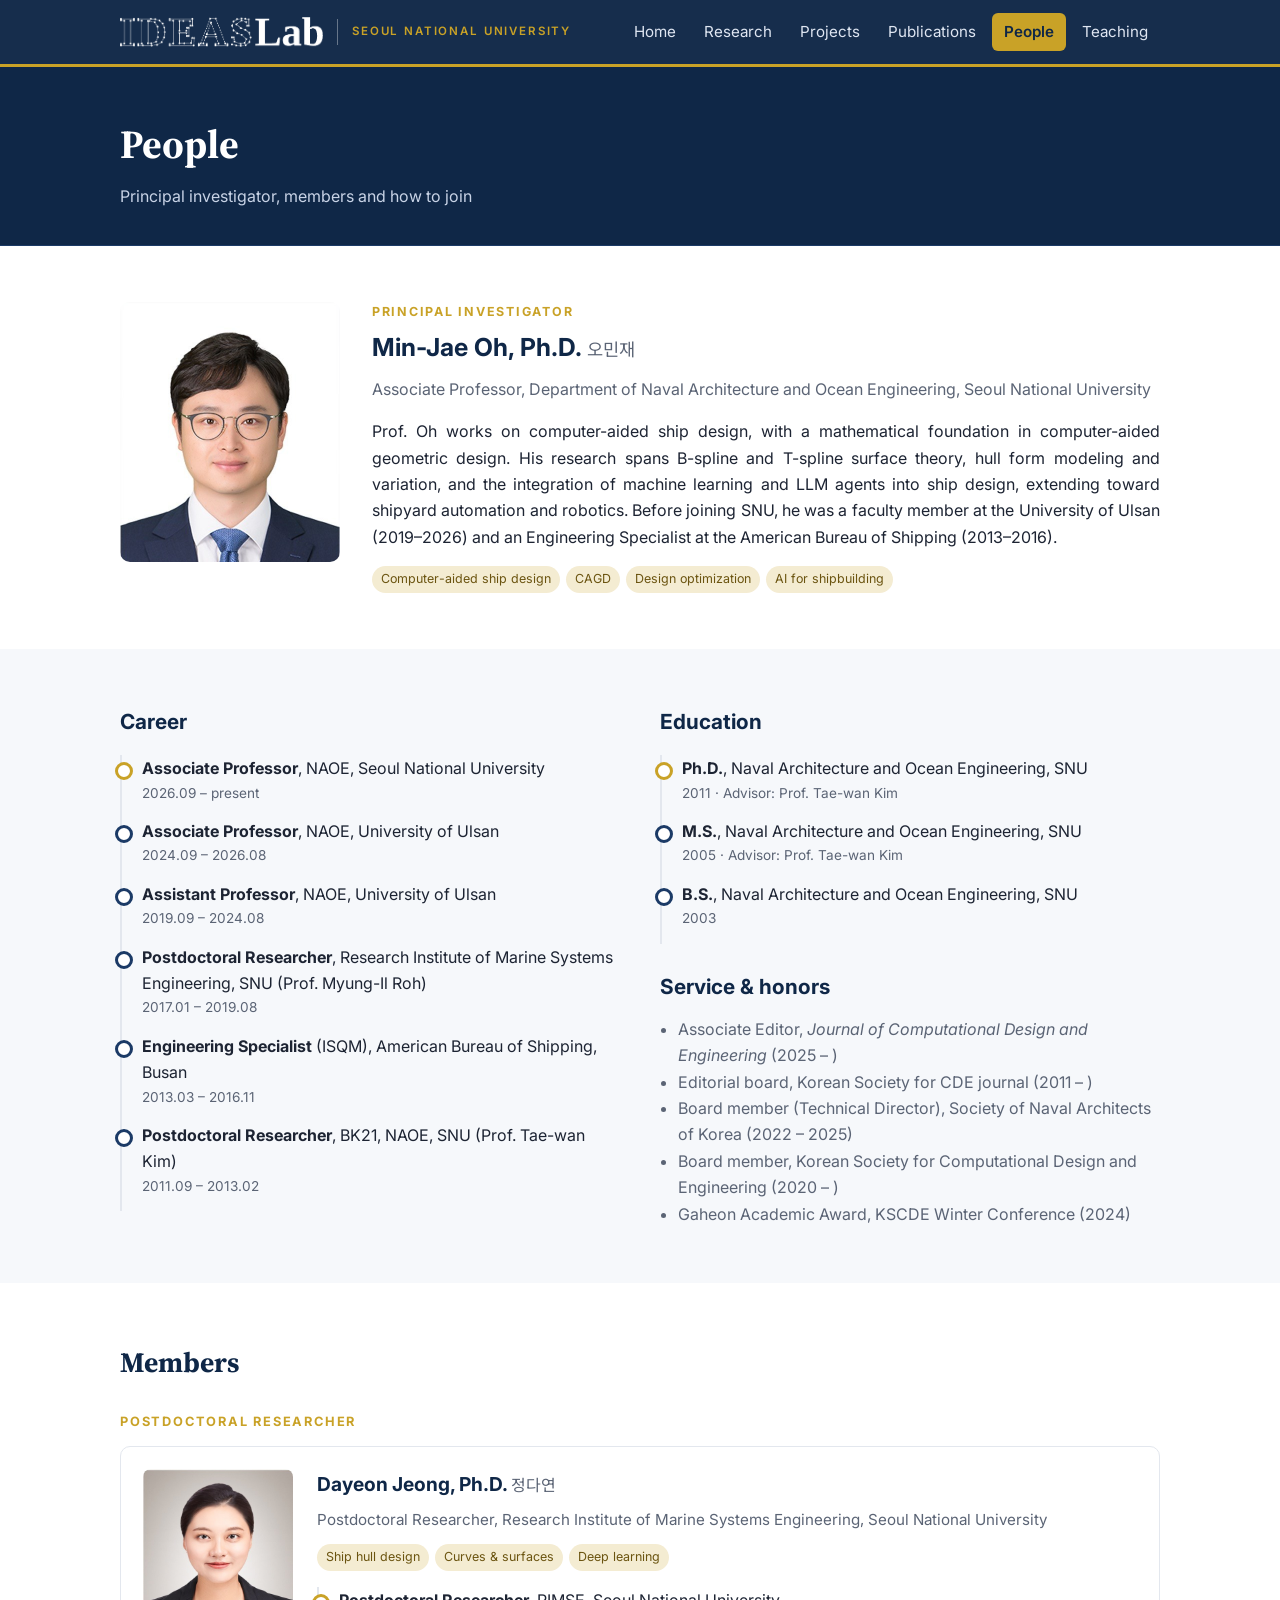
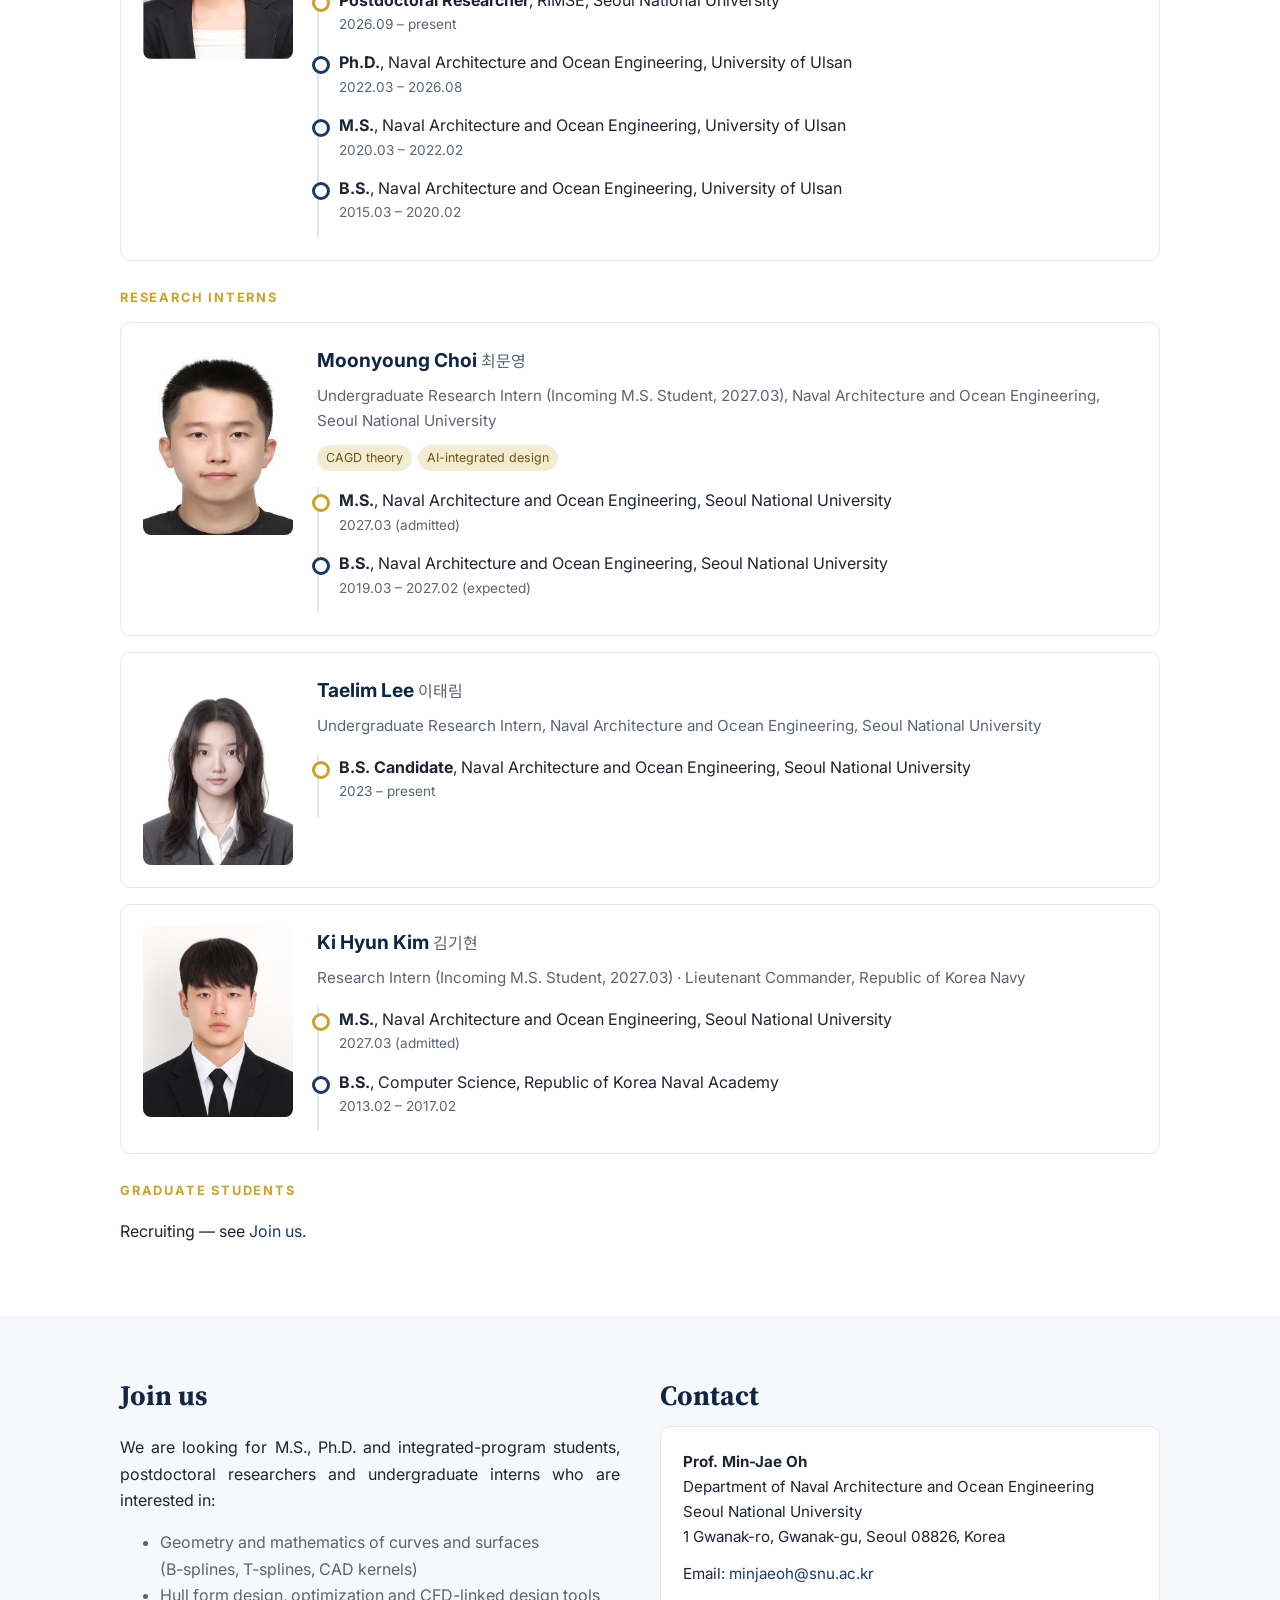
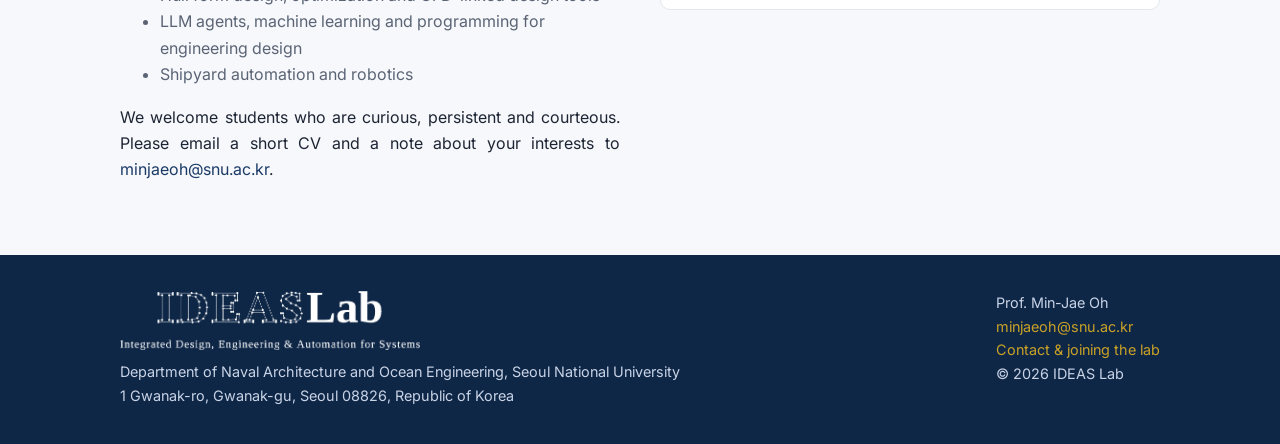
<file: people.html>
<!doctype html>
<html lang="en">
<head>
<meta charset="utf-8">
<meta name="viewport" content="width=device-width, initial-scale=1">
<title>People | IDEAS Lab</title>
<meta name="description" content="Members of IDEAS Lab and Prof. Min-Jae Oh.">
<link rel="preconnect" href="https://fonts.googleapis.com">
<link rel="preconnect" href="https://fonts.gstatic.com" crossorigin>
<link href="https://fonts.googleapis.com/css2?family=Inter:wght@400;600;700&family=Noto+Sans+KR:wght@400;600&family=Source+Serif+4:wght@600;700&display=swap" rel="stylesheet">
<link rel="stylesheet" href="assets/style.css">
<link rel="icon" href="assets/favicon.svg" type="image/svg+xml">
<script src="assets/justify.js" defer></script>
</head>
<body>
<header class="site"><div class="wrap">
  <a class="brand" href="index.html"><img src="assets/img/logo-mark-white.png" alt="IDEAS Lab" width="203" height="30"><span class="brand-sep" aria-hidden="true"></span><span class="brand-univ">Seoul National University</span></a>
  <nav class="main"><a href="index.html">Home</a><a href="research.html">Research</a><a href="projects.html">Projects</a><a href="publications.html">Publications</a><a href="people.html" class="active">People</a><a href="teaching.html">Teaching</a></nav>
</div></header>

<div class="pagehead"><div class="wrap"><h1>People</h1><p>Principal investigator, members and how to join</p></div></div>
<section><div class="wrap">
  <div class="pi">
    <img class="avatar photo" src="assets/img/minjae-oh.jpg" alt="Prof. Min-Jae Oh" width="220" height="293">
    <div>
      <div class="kicker">Principal Investigator</div>
      <h2 style="margin-top:4px;font-family:inherit;font-size:1.55rem"><span class="nw">Min-Jae</span> Oh, Ph.D. <span style="font-size:1.1rem;color:var(--muted);font-weight:400">오민재</span></h2>
      <p style="margin:0 0 14px;color:var(--muted)">Associate Professor, Department of Naval Architecture and Ocean Engineering, Seoul National University</p>
      <p class="body-text">Prof. Oh works on <span class="nw">computer-aided</span> ship design, with a mathematical foundation in <span class="nw">computer-aided</span> geometric design. His research spans <span class="nw">B-spline</span> and <span class="nw">T-spline</span> surface theory, hull form modeling and variation, and the integration of machine learning and LLM agents into ship design, extending toward shipyard automation and robotics. Before joining SNU, he was a faculty member at the University of Ulsan (<span class="nw">2019–2026</span>) and an Engineering Specialist at the American Bureau of Shipping (<span class="nw">2013–2016</span>).</p>
      <ul class="tags"><li><span class="nw">Computer-aided</span> ship design</li><li>CAGD</li><li>Design optimization</li><li>AI for shipbuilding</li></ul>
    </div>
  </div>
</div></section>
<section class="alt"><div class="wrap grid g2" style="gap:40px">
  <div>
    <h3 style="font-size:1.3rem;margin-bottom:16px">Career</h3>
    <ul class="timeline">
      <li class="gold"><b>Associate Professor</b>, NAOE, Seoul National University<div class="when">2026.09 – present</div></li>
      <li><b>Associate Professor</b>, NAOE, University of Ulsan<div class="when">2024.09 – 2026.08</div></li>
      <li><b>Assistant Professor</b>, NAOE, University of Ulsan<div class="when">2019.09 – 2024.08</div></li>
      <li><b>Postdoctoral Researcher</b>, Research Institute of Marine Systems Engineering, SNU (Prof. <span class="nw">Myung-Il</span> Roh)<div class="when">2017.01 – 2019.08</div></li>
      <li><b>Engineering Specialist</b> (ISQM), American Bureau of Shipping, Busan<div class="when">2013.03 – 2016.11</div></li>
      <li><b>Postdoctoral Researcher</b>, BK21, NAOE, SNU (Prof. <span class="nw">Tae-wan</span> Kim)<div class="when">2011.09 – 2013.02</div></li>
    </ul>
  </div>
  <div>
    <h3 style="font-size:1.3rem;margin-bottom:16px">Education</h3>
    <ul class="timeline">
      <li class="gold"><b>Ph.D.</b>, Naval Architecture and Ocean Engineering, SNU<div class="when">2011 · Advisor: Prof. <span class="nw">Tae-wan</span> Kim</div></li>
      <li><b>M.S.</b>, Naval Architecture and Ocean Engineering, SNU<div class="when">2005 · Advisor: Prof. <span class="nw">Tae-wan</span> Kim</div></li>
      <li><b>B.S.</b>, Naval Architecture and Ocean Engineering, SNU<div class="when">2003</div></li>
    </ul>
    <h3 style="font-size:1.3rem;margin:26px 0 12px">Service &amp; honors</h3>
    <ul style="padding-left:1.1em;color:var(--muted);margin:0">
      <li>Associate Editor, <i>Journal of Computational Design and Engineering</i> (2025 – )</li>
      <li>Editorial board, Korean Society for CDE journal (2011 – )</li>
      <li>Board member (Technical Director), Society of Naval Architects of Korea (2022 – 2025)</li>
      <li>Board member, Korean Society for Computational Design and Engineering (2020 – )</li>
      <li>Gaheon Academic Award, KSCDE Winter Conference (2024)</li>
    </ul>
  </div>
</div></section>
<section id="members"><div class="wrap">
  <h2>Members</h2>
  <h3 class="role">Postdoctoral Researcher</h3>
  <div class="member">
    <img src="assets/img/dayeon-jeong.jpg" alt="Dr. Dayeon Jeong" width="150" height="190">
    <div>
      <h3 style="font-size:1.2rem">Dayeon Jeong, Ph.D. <span style="font-size:1rem;color:var(--muted);font-weight:400">정다연</span></h3>
      <p class="pos">Postdoctoral Researcher, Research Institute of Marine Systems Engineering, Seoul National University</p>
      <ul class="tags"><li>Ship hull design</li><li>Curves &amp; surfaces</li><li>Deep learning</li></ul>
      <ul class="timeline" style="margin-top:16px">
        <li class="gold"><b>Postdoctoral Researcher</b>, RIMSE, Seoul National University<div class="when">2026.09 – present</div></li>
        <li><b>Ph.D.</b>, Naval Architecture and Ocean Engineering, University of Ulsan<div class="when">2022.03 – 2026.08</div></li>
        <li><b>M.S.</b>, Naval Architecture and Ocean Engineering, University of Ulsan<div class="when">2020.03 – 2022.02</div></li>
        <li><b>B.S.</b>, Naval Architecture and Ocean Engineering, University of Ulsan<div class="when">2015.03 – 2020.02</div></li>
      </ul>
    </div>
  </div>
  <h3 class="role">Research Interns</h3>
  <div class="member">
    <img src="assets/img/moonyoung-choi.jpg" alt="Moonyoung Choi" width="150" height="190">
    <div>
      <h3 style="font-size:1.2rem">Moonyoung Choi <span style="font-size:1rem;color:var(--muted);font-weight:400">최문영</span></h3>
      <p class="pos">Undergraduate Research Intern (Incoming M.S. Student, 2027.03), Naval Architecture and Ocean Engineering, Seoul National University</p>
      <ul class="tags"><li>CAGD theory</li><li><span class="nw">AI-integrated</span> design</li></ul>
      <ul class="timeline" style="margin-top:16px">
        <li class="gold"><b>M.S.</b>, Naval Architecture and Ocean Engineering, Seoul National University<div class="when">2027.03 (admitted)</div></li>
        <li><b>B.S.</b>, Naval Architecture and Ocean Engineering, Seoul National University<div class="when">2019.03 – 2027.02 (expected)</div></li>
      </ul>
    </div>
  </div>
  <div class="member" style="margin-top:16px">
    <img src="assets/img/taelim-lee.jpg" alt="Taelim Lee" width="150" height="190">
    <div>
      <h3 style="font-size:1.2rem">Taelim Lee <span style="font-size:1rem;color:var(--muted);font-weight:400">이태림</span></h3>
      <p class="pos">Undergraduate Research Intern, Naval Architecture and Ocean Engineering, Seoul National University</p>
      <ul class="timeline" style="margin-top:16px">
        <li class="gold"><b>B.S. Candidate</b>, Naval Architecture and Ocean Engineering, Seoul National University<div class="when">2023 – present</div></li>
      </ul>
    </div>
  </div>
  <div class="member" style="margin-top:16px">
    <img src="assets/img/kihyun-kim.jpg" alt="Ki Hyun Kim" width="150" height="190">
    <div>
      <h3 style="font-size:1.2rem">Ki Hyun Kim <span style="font-size:1rem;color:var(--muted);font-weight:400">김기현</span></h3>
      <p class="pos">Research Intern (Incoming M.S. Student, 2027.03) · Lieutenant Commander, Republic of Korea Navy</p>
      <ul class="timeline" style="margin-top:16px">
        <li class="gold"><b>M.S.</b>, Naval Architecture and Ocean Engineering, Seoul National University<div class="when">2027.03 (admitted)</div></li>
        <li><b>B.S.</b>, Computer Science, Republic of Korea Naval Academy<div class="when">2013.02 – 2017.02</div></li>
      </ul>
    </div>
  </div>
  <h3 class="role">Graduate Students</h3>
  <p class="sub">Recruiting — see <a href="#join">Join us</a>.</p>
  <!-- 구성원 추가: 위 <div class="member"> 블록을 복사해 사진(assets/img/이름.jpg)과 내용을 바꾸세요 -->
</div></section>
<section class="alt" id="join"><div class="wrap grid g2" style="gap:40px">
  <div>
    <h2>Join us</h2>
    <p class="body-text">We are looking for M.S., Ph.D. and <span class="nw">integrated-program</span> students, postdoctoral researchers and undergraduate interns who are interested in:</p>
    <ul style="color:var(--muted)">
      <li>Geometry and mathematics of curves and surfaces (<span class="nw">B-splines</span>, <span class="nw">T-splines</span>, CAD kernels)</li>
      <li>Hull form design, optimization and <span class="nw">CFD-linked</span> design tools</li>
      <li>LLM agents, machine learning and programming for engineering design</li>
      <li>Shipyard automation and robotics</li>
    </ul>
    <p class="body-text">We welcome students who are curious, persistent and courteous. Please email a short CV and a note about your interests to <a href="mailto:minjaeoh@snu.ac.kr">minjaeoh@snu.ac.kr</a>.</p>
  </div>
  <div id="contact">
    <h2>Contact</h2>
    <div class="card">
      <p style="margin:0;color:var(--ink)"><b>Prof. <span class="nw">Min-Jae</span> Oh</b><br>
      Department of Naval Architecture and Ocean Engineering<br>Seoul National University<br>1 <span class="nw">Gwanak-ro</span>, <span class="nw">Gwanak-gu</span>, Seoul 08826, Korea</p>
      <p style="margin-top:12px;color:var(--ink)">Email: <a href="mailto:minjaeoh@snu.ac.kr">minjaeoh@snu.ac.kr</a></p>
      <!-- TODO: 연구실 위치를 넣으려면: <p>Office: Building ___, Room ___</p> -->
    </div>
  </div>
</div></section>
<footer class="site"><div class="wrap">
  <div><img class="flogo" src="assets/img/logo-white.png" alt="IDEAS Lab — Integrated Design, Engineering &amp; Automation for Systems" width="300" height="60">
  Department of Naval Architecture and Ocean Engineering, Seoul National University<br>
  1 <span class="nw">Gwanak-ro</span>, <span class="nw">Gwanak-gu</span>, Seoul 08826, Republic of Korea</div>
  <div>
  Prof. <span class="nw">Min-Jae</span> Oh<br>
  <a href="mailto:minjaeoh@snu.ac.kr">minjaeoh@snu.ac.kr</a><br>
  <a href="people.html#contact">Contact &amp; joining the lab</a><br>
  © 2026 IDEAS Lab</div>
</div></footer>
</body>
</html>
</file>
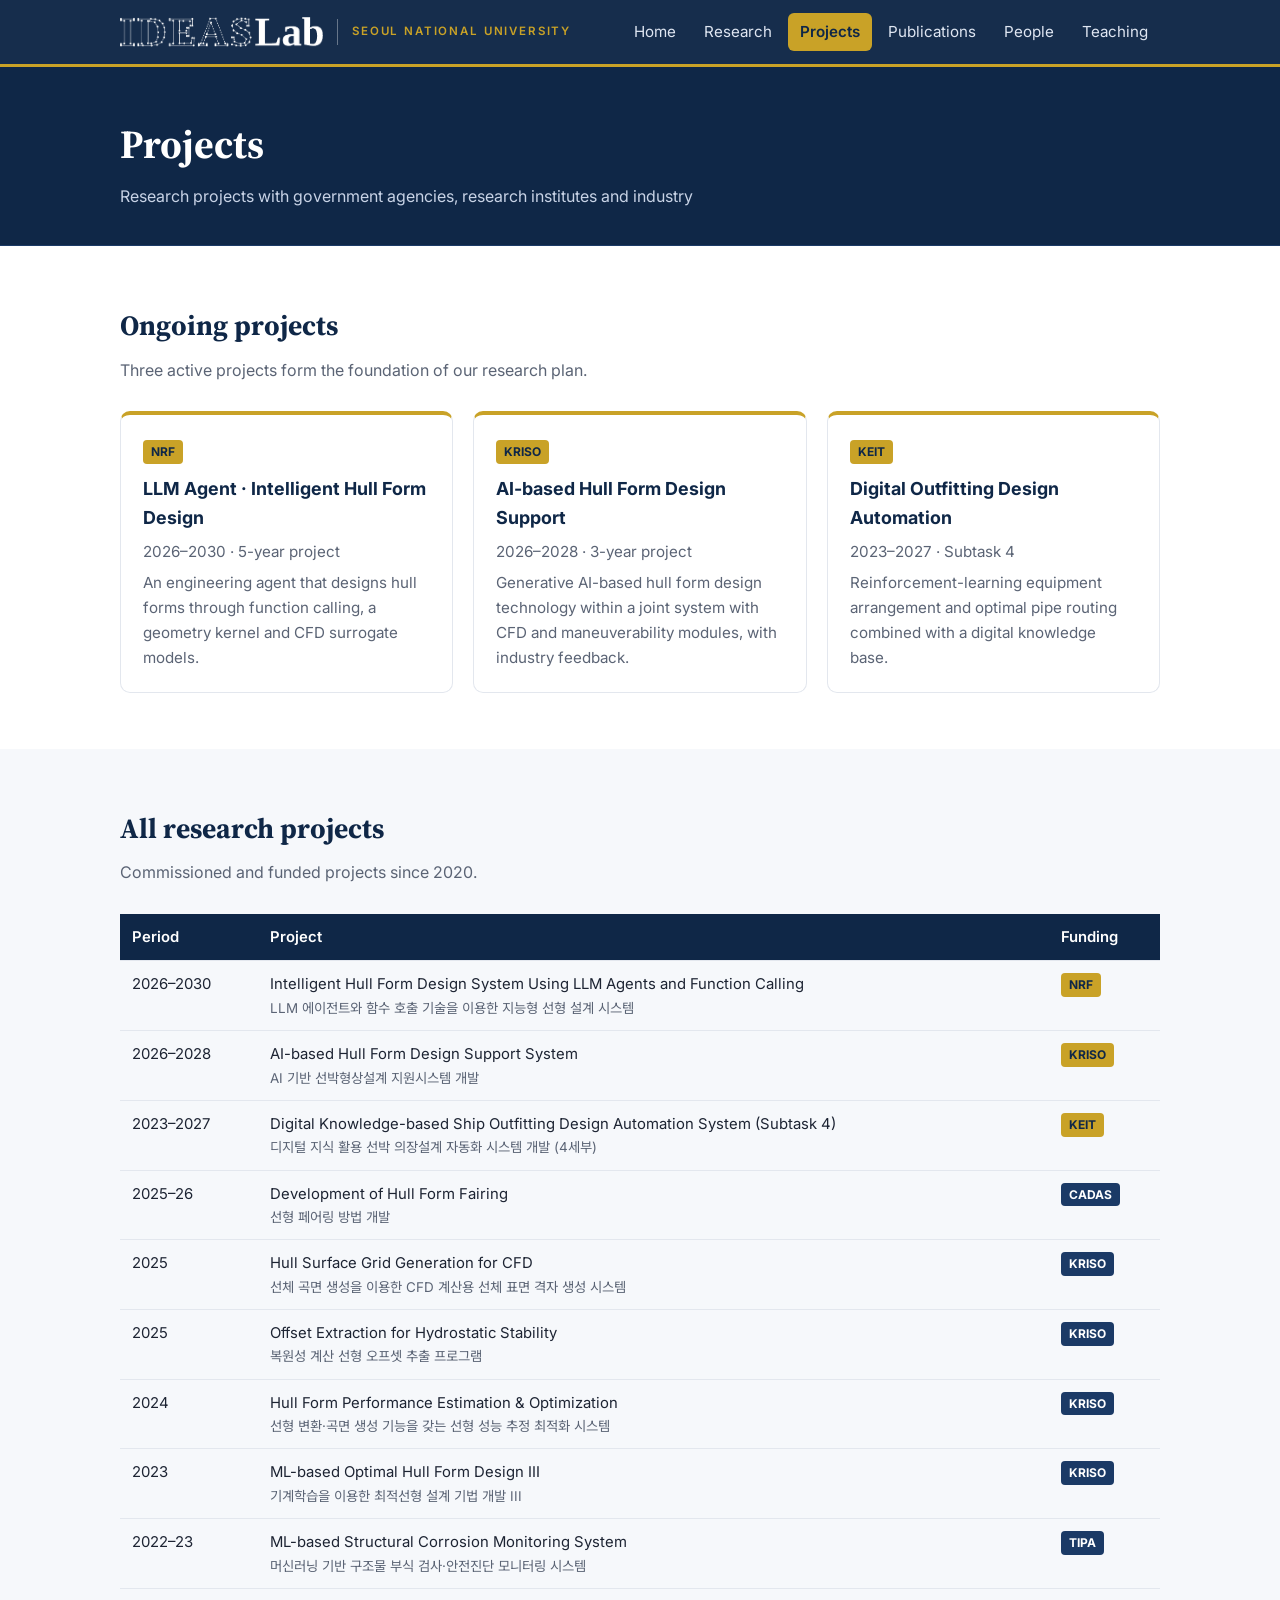
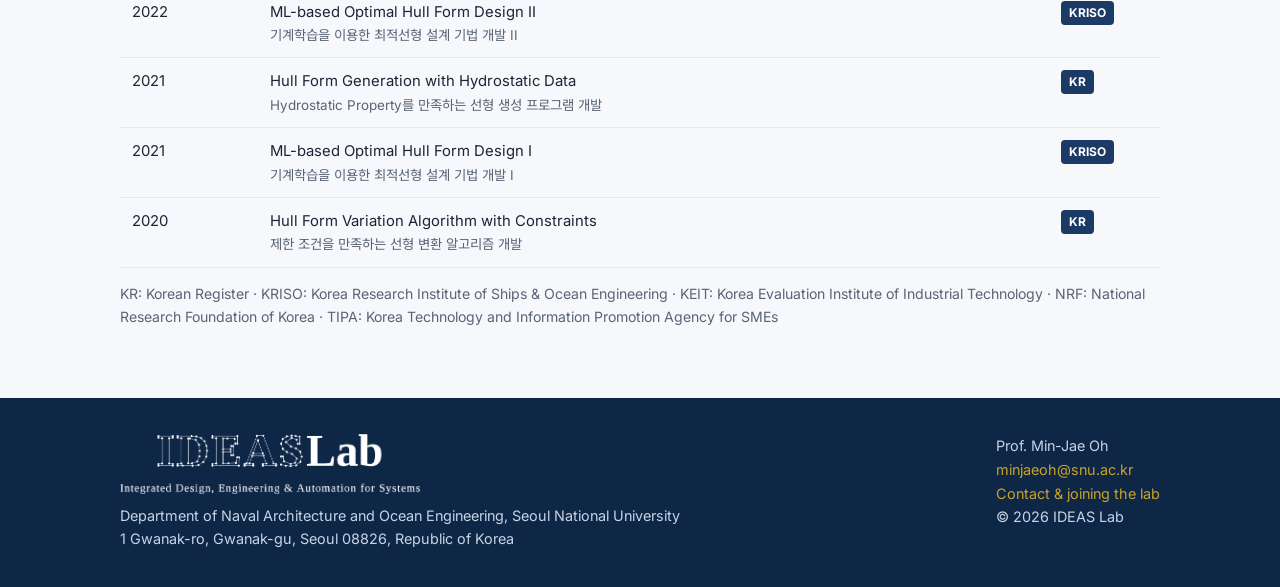
<file: projects.html>
<!doctype html>
<html lang="en">
<head>
<meta charset="utf-8">
<meta name="viewport" content="width=device-width, initial-scale=1">
<title>Projects | IDEAS Lab</title>
<meta name="description" content="Research projects of IDEAS Lab, Seoul National University.">
<link rel="preconnect" href="https://fonts.googleapis.com">
<link rel="preconnect" href="https://fonts.gstatic.com" crossorigin>
<link href="https://fonts.googleapis.com/css2?family=Inter:wght@400;600;700&family=Noto+Sans+KR:wght@400;600&family=Source+Serif+4:wght@600;700&display=swap" rel="stylesheet">
<link rel="stylesheet" href="assets/style.css">
<link rel="icon" href="assets/favicon.svg" type="image/svg+xml">
<script src="assets/justify.js" defer></script>
</head>
<body>
<header class="site"><div class="wrap">
  <a class="brand" href="index.html"><img src="assets/img/logo-mark-white.png" alt="IDEAS Lab" width="203" height="30"><span class="brand-sep" aria-hidden="true"></span><span class="brand-univ">Seoul National University</span></a>
  <nav class="main"><a href="index.html">Home</a><a href="research.html">Research</a><a href="projects.html" class="active">Projects</a><a href="publications.html">Publications</a><a href="people.html">People</a><a href="teaching.html">Teaching</a></nav>
</div></header>

<div class="pagehead"><div class="wrap"><h1>Projects</h1><p>Research projects with government agencies, research institutes and industry</p></div></div>
<section><div class="wrap">
  <h2>Ongoing projects</h2><p class="sub">Three active projects form the foundation of our research plan.</p>
  <div class="grid g3">
    <div class="card gold"><span class="badge g">NRF</span><h3 style="margin-top:10px">LLM Agent · Intelligent Hull Form Design</h3><p><span class="nw">2026–2030</span> · <span class="nw">5-year</span> project</p><p>An engineering agent that designs hull forms through function calling, a geometry kernel and CFD surrogate models.</p></div>
    <div class="card gold"><span class="badge g">KRISO</span><h3 style="margin-top:10px"><span class="nw">AI-based</span> Hull Form Design Support</h3><p><span class="nw">2026–2028</span> · <span class="nw">3-year</span> project</p><p>Generative <span class="nw">AI-based</span> hull form design technology within a joint system with CFD and maneuverability modules, with industry feedback.</p></div>
    <div class="card gold"><span class="badge g">KEIT</span><h3 style="margin-top:10px">Digital Outfitting Design Automation</h3><p><span class="nw">2023–2027</span> · Subtask 4</p><p><span class="nw">Reinforcement-learning</span> equipment arrangement and optimal pipe routing combined with a digital knowledge base.</p></div>
  </div>
</div></section>
<section class="alt"><div class="wrap">
  <h2>All research projects</h2><p class="sub">Commissioned and funded projects since 2020.</p>
  <div class="table-wrap"><table>
    <thead><tr><th>Period</th><th>Project</th><th>Funding</th></tr></thead>
    <tbody><tr><td style="white-space:nowrap"><span class="nw">2026–2030</span></td><td>Intelligent Hull Form Design System Using LLM Agents and Function Calling<span class="ko">LLM 에이전트와 함수 호출 기술을 이용한 지능형 선형 설계 시스템</span></td><td><span class="badge g">NRF</span></td></tr><tr><td style="white-space:nowrap"><span class="nw">2026–2028</span></td><td><span class="nw">AI-based</span> Hull Form Design Support System<span class="ko">AI 기반 선박형상설계 지원시스템 개발</span></td><td><span class="badge g">KRISO</span></td></tr><tr><td style="white-space:nowrap"><span class="nw">2023–2027</span></td><td>Digital <span class="nw">Knowledge-based</span> Ship Outfitting Design Automation System (Subtask 4)<span class="ko">디지털 지식 활용 선박 의장설계 자동화 시스템 개발 (4세부)</span></td><td><span class="badge g">KEIT</span></td></tr><tr><td style="white-space:nowrap"><span class="nw">2025–26</span></td><td>Development of Hull Form Fairing<span class="ko">선형 페어링 방법 개발</span></td><td><span class="badge">CADAS</span></td></tr><tr><td style="white-space:nowrap">2025</td><td>Hull Surface Grid Generation for CFD<span class="ko">선체 곡면 생성을 이용한 CFD 계산용 선체 표면 격자 생성 시스템</span></td><td><span class="badge">KRISO</span></td></tr><tr><td style="white-space:nowrap">2025</td><td>Offset Extraction for Hydrostatic Stability<span class="ko">복원성 계산 선형 오프셋 추출 프로그램</span></td><td><span class="badge">KRISO</span></td></tr><tr><td style="white-space:nowrap">2024</td><td>Hull Form Performance Estimation & Optimization<span class="ko">선형 변환·곡면 생성 기능을 갖는 선형 성능 추정 최적화 시스템</span></td><td><span class="badge">KRISO</span></td></tr><tr><td style="white-space:nowrap">2023</td><td><span class="nw">ML-based</span> Optimal Hull Form Design III<span class="ko">기계학습을 이용한 최적선형 설계 기법 개발 III</span></td><td><span class="badge">KRISO</span></td></tr><tr><td style="white-space:nowrap"><span class="nw">2022–23</span></td><td><span class="nw">ML-based</span> Structural Corrosion Monitoring System<span class="ko">머신러닝 기반 구조물 부식 검사·안전진단 모니터링 시스템</span></td><td><span class="badge">TIPA</span></td></tr><tr><td style="white-space:nowrap">2022</td><td><span class="nw">ML-based</span> Optimal Hull Form Design II<span class="ko">기계학습을 이용한 최적선형 설계 기법 개발 II</span></td><td><span class="badge">KRISO</span></td></tr><tr><td style="white-space:nowrap">2021</td><td>Hull Form Generation with Hydrostatic Data<span class="ko">Hydrostatic Property를 만족하는 선형 생성 프로그램 개발</span></td><td><span class="badge">KR</span></td></tr><tr><td style="white-space:nowrap">2021</td><td><span class="nw">ML-based</span> Optimal Hull Form Design I<span class="ko">기계학습을 이용한 최적선형 설계 기법 개발 I</span></td><td><span class="badge">KRISO</span></td></tr><tr><td style="white-space:nowrap">2020</td><td>Hull Form Variation Algorithm with Constraints<span class="ko">제한 조건을 만족하는 선형 변환 알고리즘 개발</span></td><td><span class="badge">KR</span></td></tr></tbody>
  </table></div>
  <p style="color:var(--muted);font-size:.88rem;margin-top:14px">KR: Korean Register · KRISO: Korea Research Institute of Ships &amp; Ocean Engineering · KEIT: Korea Evaluation Institute of Industrial Technology · NRF: National Research Foundation of Korea · TIPA: Korea Technology and Information Promotion Agency for SMEs</p>
</div></section>
<footer class="site"><div class="wrap">
  <div><img class="flogo" src="assets/img/logo-white.png" alt="IDEAS Lab — Integrated Design, Engineering &amp; Automation for Systems" width="300" height="60">
  Department of Naval Architecture and Ocean Engineering, Seoul National University<br>
  1 <span class="nw">Gwanak-ro</span>, <span class="nw">Gwanak-gu</span>, Seoul 08826, Republic of Korea</div>
  <div>
  Prof. <span class="nw">Min-Jae</span> Oh<br>
  <a href="mailto:minjaeoh@snu.ac.kr">minjaeoh@snu.ac.kr</a><br>
  <a href="people.html#contact">Contact &amp; joining the lab</a><br>
  © 2026 IDEAS Lab</div>
</div></footer>
</body>
</html>
</file>
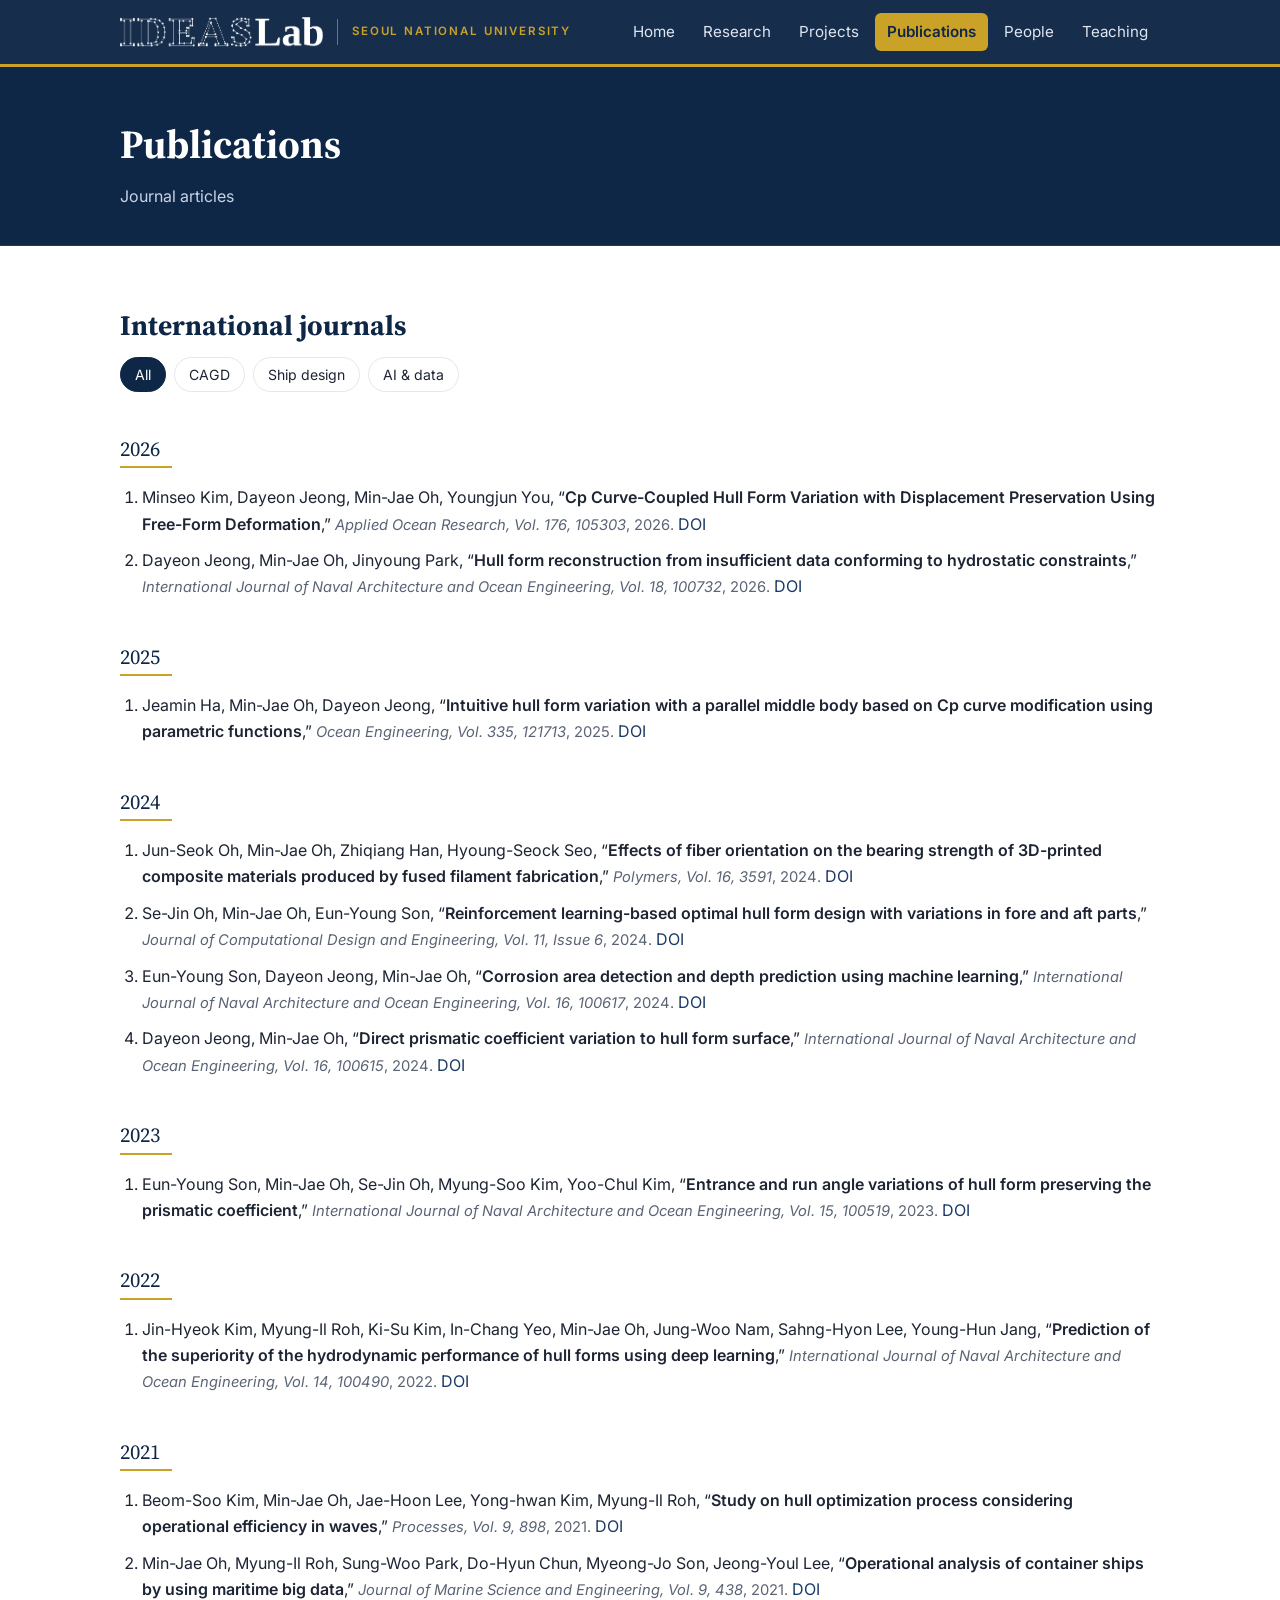
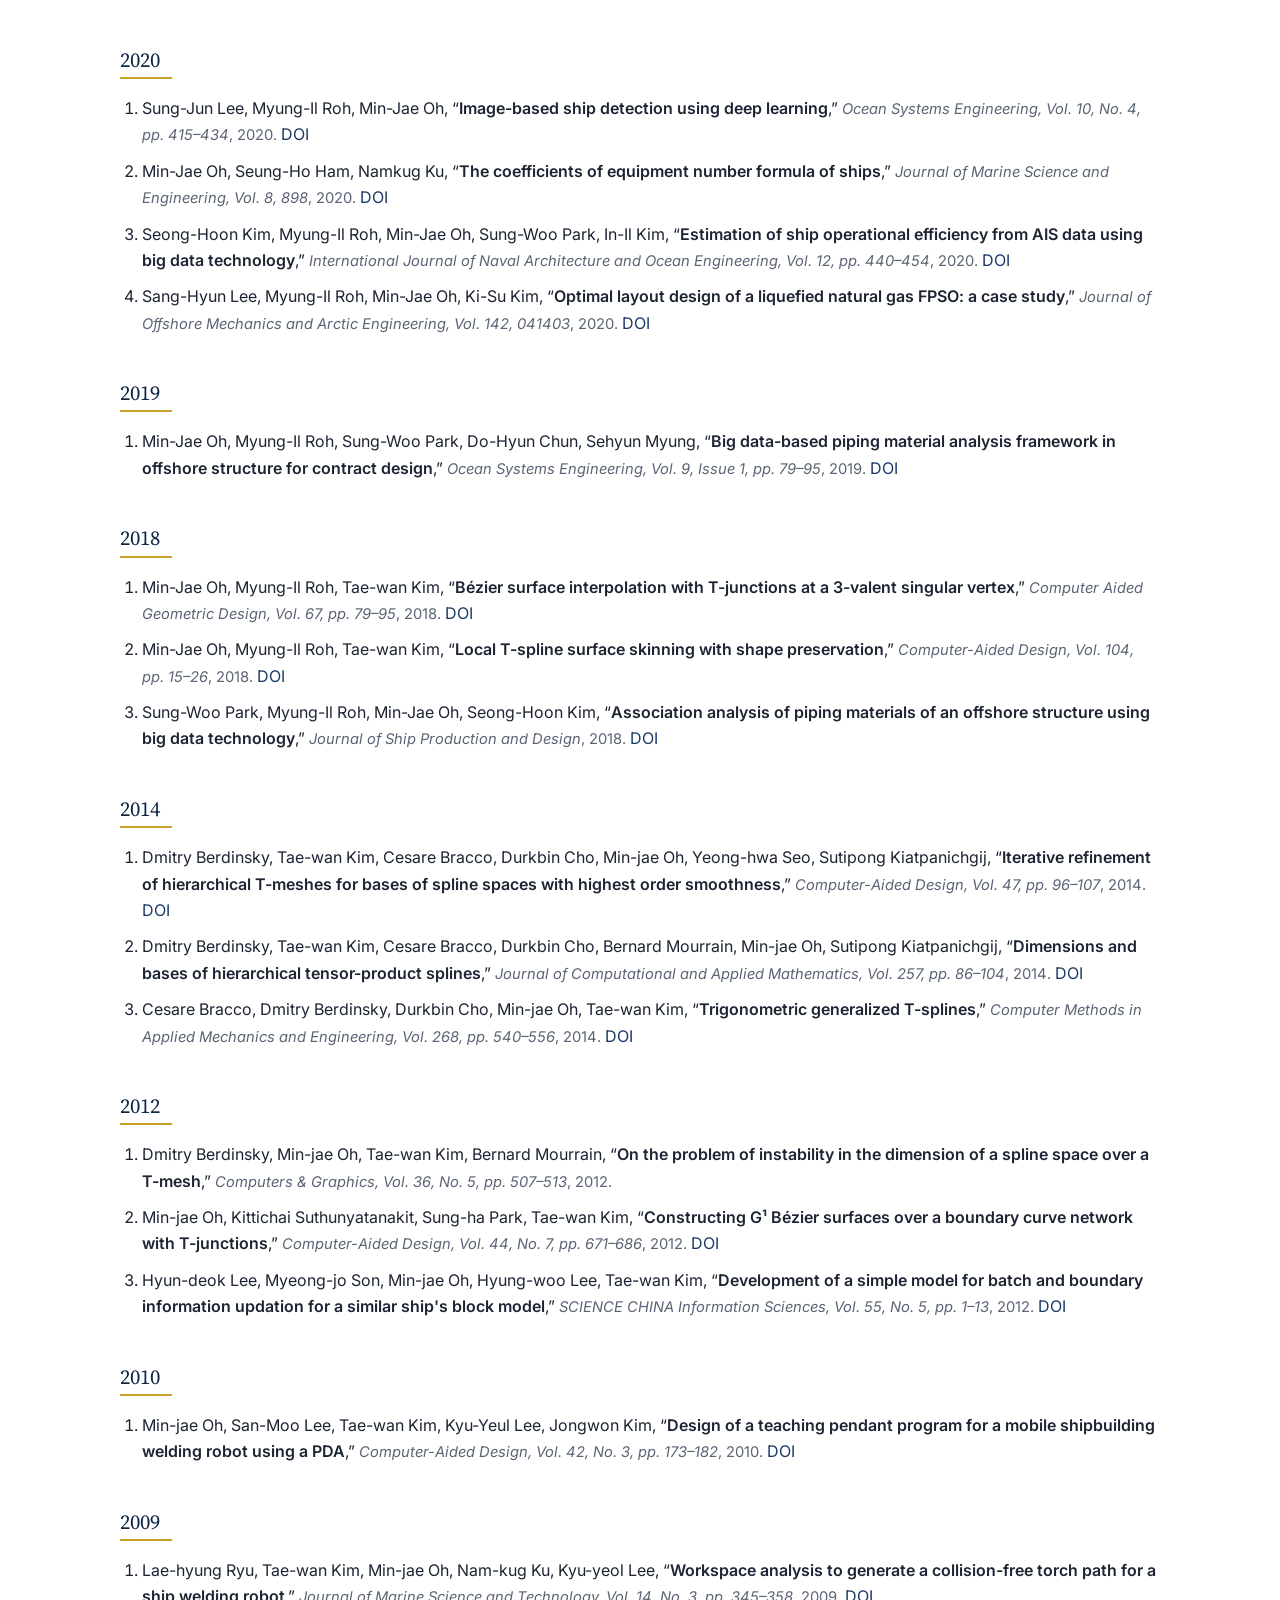
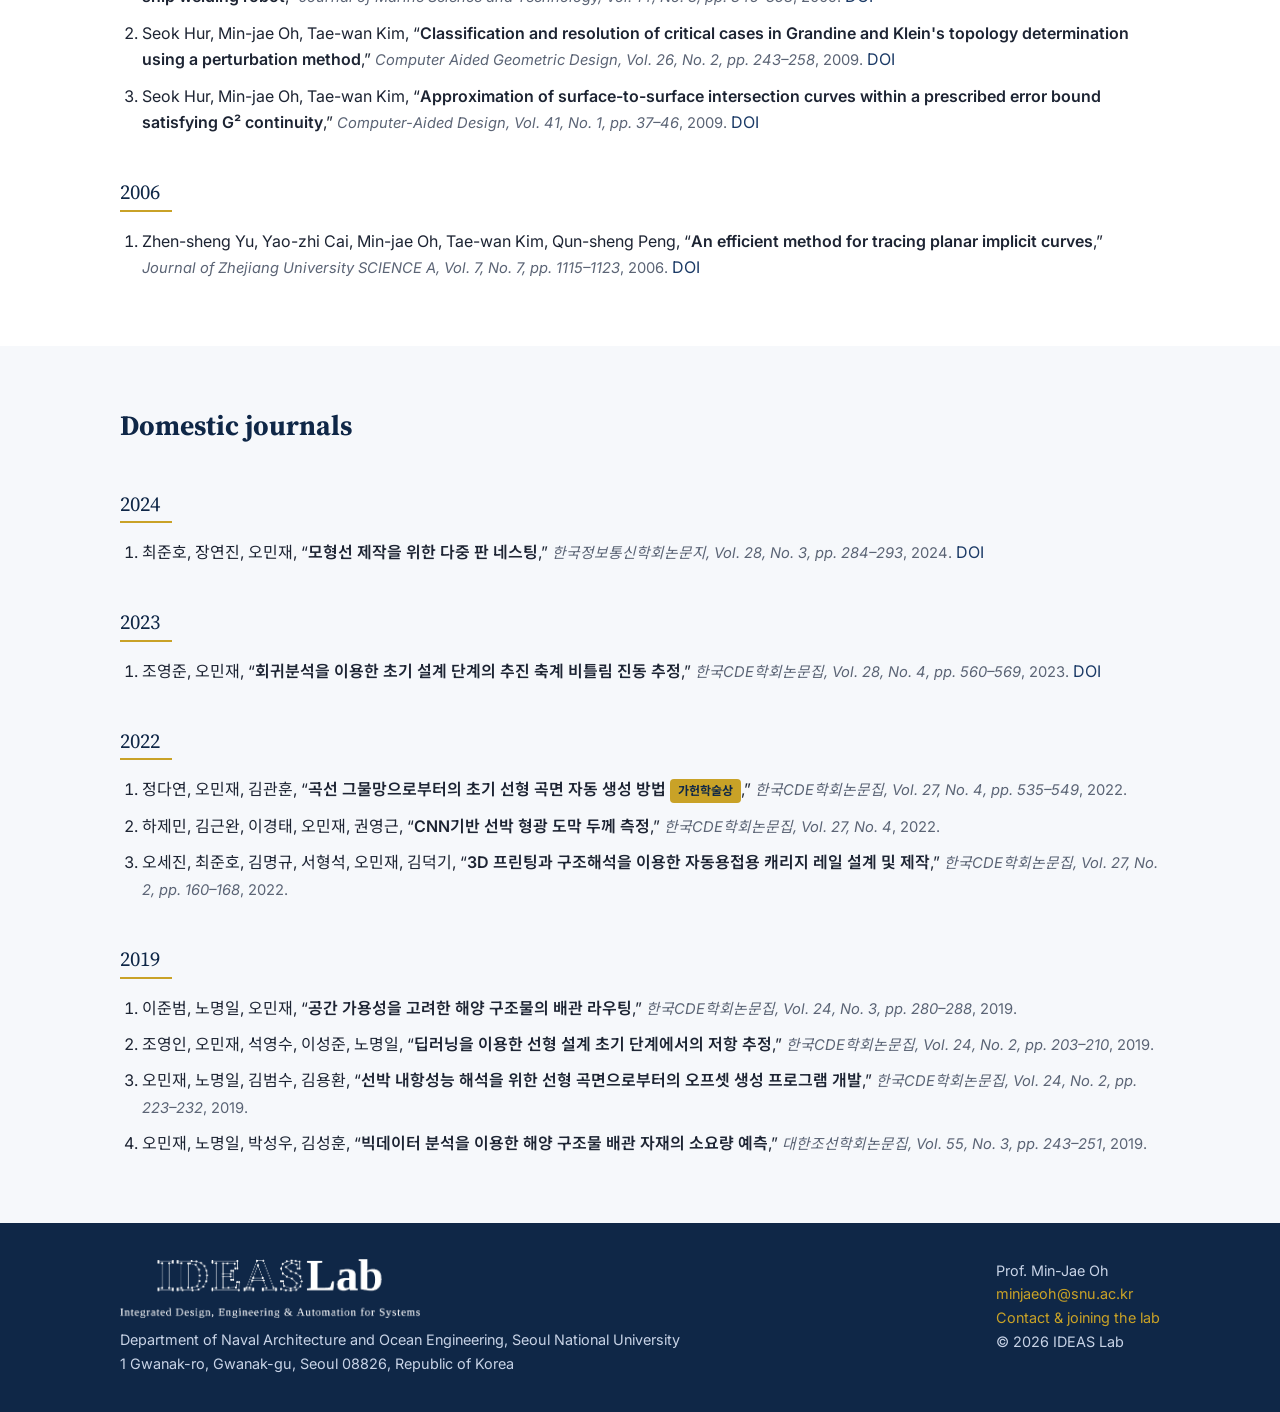
<file: publications.html>
<!doctype html>
<html lang="en">
<head>
<meta charset="utf-8">
<meta name="viewport" content="width=device-width, initial-scale=1">
<title>Publications | IDEAS Lab</title>
<meta name="description" content="Journal publications of IDEAS Lab and Prof. Min-Jae Oh.">
<link rel="preconnect" href="https://fonts.googleapis.com">
<link rel="preconnect" href="https://fonts.gstatic.com" crossorigin>
<link href="https://fonts.googleapis.com/css2?family=Inter:wght@400;600;700&family=Noto+Sans+KR:wght@400;600&family=Source+Serif+4:wght@600;700&display=swap" rel="stylesheet">
<link rel="stylesheet" href="assets/style.css">
<link rel="icon" href="assets/favicon.svg" type="image/svg+xml">
<script src="assets/justify.js" defer></script>
</head>
<body>
<header class="site"><div class="wrap">
  <a class="brand" href="index.html"><img src="assets/img/logo-mark-white.png" alt="IDEAS Lab" width="203" height="30"><span class="brand-sep" aria-hidden="true"></span><span class="brand-univ">Seoul National University</span></a>
  <nav class="main"><a href="index.html">Home</a><a href="research.html">Research</a><a href="projects.html">Projects</a><a href="publications.html" class="active">Publications</a><a href="people.html">People</a><a href="teaching.html">Teaching</a></nav>
</div></header>

<div class="pagehead"><div class="wrap"><h1>Publications</h1><p>Journal articles</p></div></div>
<section><div class="wrap">
  <h2>International journals</h2>
  <div class="filter" role="group" aria-label="Filter by area">
    <button class="on" data-f="all">All</button><button data-f="cagd">CAGD</button><button data-f="ship">Ship design</button><button data-f="ai">AI &amp; data</button>
  </div>
<div class="pubyear" data-year>2026</div><ol class="pubs"><li data-a="ship">Minseo Kim, Dayeon Jeong, <span class="nw">Min-Jae</span> Oh, Youngjun You, “<span class="t">Cp <span class="nw">Curve-Coupled</span> Hull Form Variation with Displacement Preservation Using <span class="nw">Free-Form</span> Deformation</span>,” <span class="v"><i>Applied Ocean Research, Vol. 176, 105303</i>, 2026.</span> <a href="https://doi.org/10.1016/j.apor.2026.105303" target="_blank" rel="noopener">DOI</a></li><li data-a="ship">Dayeon Jeong, <span class="nw">Min-Jae</span> Oh, Jinyoung Park, “<span class="t">Hull form reconstruction from insufficient data conforming to hydrostatic constraints</span>,” <span class="v"><i>International Journal of Naval Architecture and Ocean Engineering, Vol. 18, 100732</i>, 2026.</span> <a href="https://doi.org/10.1016/j.ijnaoe.2025.100732" target="_blank" rel="noopener">DOI</a></li></ol><div class="pubyear" data-year>2025</div><ol class="pubs"><li data-a="ship">Jeamin Ha, <span class="nw">Min-Jae</span> Oh, Dayeon Jeong, “<span class="t">Intuitive hull form variation with a parallel middle body based on Cp curve modification using parametric functions</span>,” <span class="v"><i>Ocean Engineering, Vol. 335, 121713</i>, 2025.</span> <a href="https://doi.org/10.1016/j.oceaneng.2025.121713" target="_blank" rel="noopener">DOI</a></li></ol><div class="pubyear" data-year>2024</div><ol class="pubs"><li data-a="ai"><span class="nw">Jun-Seok</span> Oh, <span class="nw">Min-Jae</span> Oh, Zhiqiang Han, <span class="nw">Hyoung-Seock</span> Seo, “<span class="t">Effects of fiber orientation on the bearing strength of <span class="nw">3D-printed</span> composite materials produced by fused filament fabrication</span>,” <span class="v"><i>Polymers, Vol. 16, 3591</i>, 2024.</span> <a href="https://doi.org/10.3390/polym16243591" target="_blank" rel="noopener">DOI</a></li><li data-a="ai"><span class="nw">Se-Jin</span> Oh, <span class="nw">Min-Jae</span> Oh, <span class="nw">Eun-Young</span> Son, “<span class="t">Reinforcement <span class="nw">learning-based</span> optimal hull form design with variations in fore and aft parts</span>,” <span class="v"><i>Journal of Computational Design and Engineering, Vol. 11, Issue 6</i>, 2024.</span> <a href="https://doi.org/10.1093/jcde/qwae087" target="_blank" rel="noopener">DOI</a></li><li data-a="ai"><span class="nw">Eun-Young</span> Son, Dayeon Jeong, <span class="nw">Min-Jae</span> Oh, “<span class="t">Corrosion area detection and depth prediction using machine learning</span>,” <span class="v"><i>International Journal of Naval Architecture and Ocean Engineering, Vol. 16, 100617</i>, 2024.</span> <a href="https://doi.org/10.1016/j.ijnaoe.2024.100617" target="_blank" rel="noopener">DOI</a></li><li data-a="ship">Dayeon Jeong, <span class="nw">Min-Jae</span> Oh, “<span class="t">Direct prismatic coefficient variation to hull form surface</span>,” <span class="v"><i>International Journal of Naval Architecture and Ocean Engineering, Vol. 16, 100615</i>, 2024.</span> <a href="https://doi.org/10.1016/j.ijnaoe.2024.100615" target="_blank" rel="noopener">DOI</a></li></ol><div class="pubyear" data-year>2023</div><ol class="pubs"><li data-a="ship"><span class="nw">Eun-Young</span> Son, <span class="nw">Min-Jae</span> Oh, <span class="nw">Se-Jin</span> Oh, <span class="nw">Myung-Soo</span> Kim, <span class="nw">Yoo-Chul</span> Kim, “<span class="t">Entrance and run angle variations of hull form preserving the prismatic coefficient</span>,” <span class="v"><i>International Journal of Naval Architecture and Ocean Engineering, Vol. 15, 100519</i>, 2023.</span> <a href="https://doi.org/10.1016/j.ijnaoe.2023.100519" target="_blank" rel="noopener">DOI</a></li></ol><div class="pubyear" data-year>2022</div><ol class="pubs"><li data-a="ai"><span class="nw">Jin-Hyeok</span> Kim, <span class="nw">Myung-Il</span> Roh, <span class="nw">Ki-Su</span> Kim, <span class="nw">In-Chang</span> Yeo, <span class="nw">Min-Jae</span> Oh, <span class="nw">Jung-Woo</span> Nam, <span class="nw">Sahng-Hyon</span> Lee, <span class="nw">Young-Hun</span> Jang, “<span class="t">Prediction of the superiority of the hydrodynamic performance of hull forms using deep learning</span>,” <span class="v"><i>International Journal of Naval Architecture and Ocean Engineering, Vol. 14, 100490</i>, 2022.</span> <a href="https://doi.org/10.1016/j.ijnaoe.2022.100490" target="_blank" rel="noopener">DOI</a></li></ol><div class="pubyear" data-year>2021</div><ol class="pubs"><li data-a="ship"><span class="nw">Beom-Soo</span> Kim, <span class="nw">Min-Jae</span> Oh, <span class="nw">Jae-Hoon</span> Lee, <span class="nw">Yong-hwan</span> Kim, <span class="nw">Myung-Il</span> Roh, “<span class="t">Study on hull optimization process considering operational efficiency in waves</span>,” <span class="v"><i>Processes, Vol. 9, 898</i>, 2021.</span> <a href="https://doi.org/10.3390/pr9050898" target="_blank" rel="noopener">DOI</a></li><li data-a="ai"><span class="nw">Min-Jae</span> Oh, <span class="nw">Myung-Il</span> Roh, <span class="nw">Sung-Woo</span> Park, <span class="nw">Do-Hyun</span> Chun, <span class="nw">Myeong-Jo</span> Son, <span class="nw">Jeong-Youl</span> Lee, “<span class="t">Operational analysis of container ships by using maritime big data</span>,” <span class="v"><i>Journal of Marine Science and Engineering, Vol. 9, 438</i>, 2021.</span> <a href="https://doi.org/10.3390/jmse9040438" target="_blank" rel="noopener">DOI</a></li></ol><div class="pubyear" data-year>2020</div><ol class="pubs"><li data-a="ai"><span class="nw">Sung-Jun</span> Lee, <span class="nw">Myung-Il</span> Roh, <span class="nw">Min-Jae</span> Oh, “<span class="t"><span class="nw">Image-based</span> ship detection using deep learning</span>,” <span class="v"><i>Ocean Systems Engineering, Vol. 10, No. 4, pp. <span class="nw">415–434</span></i>, 2020.</span> <a href="https://doi.org/10.12989/ose.2020.10.4.415" target="_blank" rel="noopener">DOI</a></li><li data-a="ship"><span class="nw">Min-Jae</span> Oh, <span class="nw">Seung-Ho</span> Ham, Namkug Ku, “<span class="t">The coefficients of equipment number formula of ships</span>,” <span class="v"><i>Journal of Marine Science and Engineering, Vol. 8, 898</i>, 2020.</span> <a href="https://doi.org/10.3390/jmse8110898" target="_blank" rel="noopener">DOI</a></li><li data-a="ai"><span class="nw">Seong-Hoon</span> Kim, <span class="nw">Myung-Il</span> Roh, <span class="nw">Min-Jae</span> Oh, <span class="nw">Sung-Woo</span> Park, <span class="nw">In-Il</span> Kim, “<span class="t">Estimation of ship operational efficiency from AIS data using big data technology</span>,” <span class="v"><i>International Journal of Naval Architecture and Ocean Engineering, Vol. 12, pp. <span class="nw">440–454</span></i>, 2020.</span> <a href="https://doi.org/10.1016/j.ijnaoe.2020.03.007" target="_blank" rel="noopener">DOI</a></li><li data-a="ship"><span class="nw">Sang-Hyun</span> Lee, <span class="nw">Myung-Il</span> Roh, <span class="nw">Min-Jae</span> Oh, <span class="nw">Ki-Su</span> Kim, “<span class="t">Optimal layout design of a liquefied natural gas FPSO: a case study</span>,” <span class="v"><i>Journal of Offshore Mechanics and Arctic Engineering, Vol. 142, 041403</i>, 2020.</span> <a href="https://doi.org/10.1115/1.4046012" target="_blank" rel="noopener">DOI</a></li></ol><div class="pubyear" data-year>2019</div><ol class="pubs"><li data-a="ai"><span class="nw">Min-Jae</span> Oh, <span class="nw">Myung-Il</span> Roh, <span class="nw">Sung-Woo</span> Park, <span class="nw">Do-Hyun</span> Chun, Sehyun Myung, “<span class="t">Big <span class="nw">data-based</span> piping material analysis framework in offshore structure for contract design</span>,” <span class="v"><i>Ocean Systems Engineering, Vol. 9, Issue 1, pp. <span class="nw">79–95</span></i>, 2019.</span> <a href="https://doi.org/10.12989/ose.2019.9.1.079" target="_blank" rel="noopener">DOI</a></li></ol><div class="pubyear" data-year>2018</div><ol class="pubs"><li data-a="cagd"><span class="nw">Min-Jae</span> Oh, <span class="nw">Myung-Il</span> Roh, <span class="nw">Tae-wan</span> Kim, “<span class="t">Bézier surface interpolation with <span class="nw">T-junctions</span> at a <span class="nw">3-valent</span> singular vertex</span>,” <span class="v"><i>Computer Aided Geometric Design, Vol. 67, pp. <span class="nw">79–95</span></i>, 2018.</span> <a href="https://doi.org/10.1016/j.cagd.2018.10.001" target="_blank" rel="noopener">DOI</a></li><li data-a="cagd"><span class="nw">Min-Jae</span> Oh, <span class="nw">Myung-Il</span> Roh, <span class="nw">Tae-wan</span> Kim, “<span class="t">Local <span class="nw">T-spline</span> surface skinning with shape preservation</span>,” <span class="v"><i><span class="nw">Computer-Aided</span> Design, Vol. 104, pp. <span class="nw">15–26</span></i>, 2018.</span> <a href="https://doi.org/10.1016/j.cad.2018.04.006" target="_blank" rel="noopener">DOI</a></li><li data-a="ai"><span class="nw">Sung-Woo</span> Park, <span class="nw">Myung-Il</span> Roh, <span class="nw">Min-Jae</span> Oh, <span class="nw">Seong-Hoon</span> Kim, “<span class="t">Association analysis of piping materials of an offshore structure using big data technology</span>,” <span class="v"><i>Journal of Ship Production and Design</i>, 2018.</span> <a href="https://doi.org/10.5957/JSPD.170058" target="_blank" rel="noopener">DOI</a></li></ol><div class="pubyear" data-year>2014</div><ol class="pubs"><li data-a="cagd">Dmitry Berdinsky, <span class="nw">Tae-wan</span> Kim, Cesare Bracco, Durkbin Cho, <span class="nw">Min-jae</span> Oh, <span class="nw">Yeong-hwa</span> Seo, Sutipong Kiatpanichgij, “<span class="t">Iterative refinement of hierarchical <span class="nw">T-meshes</span> for bases of spline spaces with highest order smoothness</span>,” <span class="v"><i><span class="nw">Computer-Aided</span> Design, Vol. 47, pp. <span class="nw">96–107</span></i>, 2014.</span> <a href="https://doi.org/10.1016/j.cad.2013.10.004" target="_blank" rel="noopener">DOI</a></li><li data-a="cagd">Dmitry Berdinsky, <span class="nw">Tae-wan</span> Kim, Cesare Bracco, Durkbin Cho, Bernard Mourrain, <span class="nw">Min-jae</span> Oh, Sutipong Kiatpanichgij, “<span class="t">Dimensions and bases of hierarchical <span class="nw">tensor-product</span> splines</span>,” <span class="v"><i>Journal of Computational and Applied Mathematics, Vol. 257, pp. <span class="nw">86–104</span></i>, 2014.</span> <a href="https://doi.org/10.1016/j.cam.2013.08.019" target="_blank" rel="noopener">DOI</a></li><li data-a="cagd">Cesare Bracco, Dmitry Berdinsky, Durkbin Cho, <span class="nw">Min-jae</span> Oh, <span class="nw">Tae-wan</span> Kim, “<span class="t">Trigonometric generalized <span class="nw">T-splines</span></span>,” <span class="v"><i>Computer Methods in Applied Mechanics and Engineering, Vol. 268, pp. <span class="nw">540–556</span></i>, 2014.</span> <a href="https://doi.org/10.1016/j.cma.2013.09.015" target="_blank" rel="noopener">DOI</a></li></ol><div class="pubyear" data-year>2012</div><ol class="pubs"><li data-a="cagd">Dmitry Berdinsky, <span class="nw">Min-jae</span> Oh, <span class="nw">Tae-wan</span> Kim, Bernard Mourrain, “<span class="t">On the problem of instability in the dimension of a spline space over a <span class="nw">T-mesh</span></span>,” <span class="v"><i>Computers &amp; Graphics, Vol. 36, No. 5, pp. <span class="nw">507–513</span></i>, 2012.</span></li><li data-a="cagd"><span class="nw">Min-jae</span> Oh, Kittichai Suthunyatanakit, <span class="nw">Sung-ha</span> Park, <span class="nw">Tae-wan</span> Kim, “<span class="t">Constructing G¹ Bézier surfaces over a boundary curve network with <span class="nw">T-junctions</span></span>,” <span class="v"><i><span class="nw">Computer-Aided</span> Design, Vol. 44, No. 7, pp. <span class="nw">671–686</span></i>, 2012.</span> <a href="https://doi.org/10.1016/j.cad.2012.02.008" target="_blank" rel="noopener">DOI</a></li><li data-a="ship"><span class="nw">Hyun-deok</span> Lee, <span class="nw">Myeong-jo</span> Son, <span class="nw">Min-jae</span> Oh, <span class="nw">Hyung-woo</span> Lee, <span class="nw">Tae-wan</span> Kim, “<span class="t">Development of a simple model for batch and boundary information updation for a similar ship's block model</span>,” <span class="v"><i>SCIENCE CHINA Information Sciences, Vol. 55, No. 5, pp. <span class="nw">1–13</span></i>, 2012.</span> <a href="https://doi.org/10.1007/s11432-012-4581-z" target="_blank" rel="noopener">DOI</a></li></ol><div class="pubyear" data-year>2010</div><ol class="pubs"><li data-a="ship"><span class="nw">Min-jae</span> Oh, <span class="nw">San-Moo</span> Lee, <span class="nw">Tae-wan</span> Kim, <span class="nw">Kyu-Yeul</span> Lee, Jongwon Kim, “<span class="t">Design of a teaching pendant program for a mobile shipbuilding welding robot using a PDA</span>,” <span class="v"><i><span class="nw">Computer-Aided</span> Design, Vol. 42, No. 3, pp. <span class="nw">173–182</span></i>, 2010.</span> <a href="https://doi.org/10.1016/j.cad.2009.09.005" target="_blank" rel="noopener">DOI</a></li></ol><div class="pubyear" data-year>2009</div><ol class="pubs"><li data-a="ship"><span class="nw">Lae-hyung</span> Ryu, <span class="nw">Tae-wan</span> Kim, <span class="nw">Min-jae</span> Oh, <span class="nw">Nam-kug</span> Ku, <span class="nw">Kyu-yeol</span> Lee, “<span class="t">Workspace analysis to generate a <span class="nw">collision-free</span> torch path for a ship welding robot</span>,” <span class="v"><i>Journal of Marine Science and Technology, Vol. 14, No. 3, pp. <span class="nw">345–358</span></i>, 2009.</span> <a href="https://doi.org/10.1007/s00773-009-0054-5" target="_blank" rel="noopener">DOI</a></li><li data-a="cagd">Seok Hur, <span class="nw">Min-jae</span> Oh, <span class="nw">Tae-wan</span> Kim, “<span class="t">Classification and resolution of critical cases in Grandine and Klein's topology determination using a perturbation method</span>,” <span class="v"><i>Computer Aided Geometric Design, Vol. 26, No. 2, pp. <span class="nw">243–258</span></i>, 2009.</span> <a href="https://doi.org/10.1016/j.cagd.2008.03.003" target="_blank" rel="noopener">DOI</a></li><li data-a="cagd">Seok Hur, <span class="nw">Min-jae</span> Oh, <span class="nw">Tae-wan</span> Kim, “<span class="t">Approximation of <span class="nw">surface-to-surface</span> intersection curves within a prescribed error bound satisfying G² continuity</span>,” <span class="v"><i><span class="nw">Computer-Aided</span> Design, Vol. 41, No. 1, pp. <span class="nw">37–46</span></i>, 2009.</span> <a href="https://doi.org/10.1016/j.cad.2008.11.008" target="_blank" rel="noopener">DOI</a></li></ol><div class="pubyear" data-year>2006</div><ol class="pubs"><li data-a="cagd"><span class="nw">Zhen-sheng</span> Yu, <span class="nw">Yao-zhi</span> Cai, <span class="nw">Min-jae</span> Oh, <span class="nw">Tae-wan</span> Kim, <span class="nw">Qun-sheng</span> Peng, “<span class="t">An efficient method for tracing planar implicit curves</span>,” <span class="v"><i>Journal of Zhejiang University SCIENCE A, Vol. 7, No. 7, pp. <span class="nw">1115–1123</span></i>, 2006.</span> <a href="https://doi.org/10.1631/jzus.2006.A1115" target="_blank" rel="noopener">DOI</a></li></ol></div></section><section class="alt"><div class="wrap"><h2>Domestic journals</h2><div class="pubyear">2024</div><ol class="pubs"><li>최준호, 장연진, 오민재, “<span class="t">모형선 제작을 위한 다중 판 네스팅</span>,” <span class="v"><i>한국정보통신학회논문지, Vol. 28, No. 3, pp. <span class="nw">284–293</span></i>, 2024.</span> <a href="https://doi.org/10.6109/jkiice.2024.28.3.284" target="_blank" rel="noopener">DOI</a></li></ol><div class="pubyear">2023</div><ol class="pubs"><li>조영준, 오민재, “<span class="t">회귀분석을 이용한 초기 설계 단계의 추진 축계 비틀림 진동 추정</span>,” <span class="v"><i>한국CDE학회논문집, Vol. 28, No. 4, pp. <span class="nw">560–569</span></i>, 2023.</span> <a href="https://doi.org/10.7315/CDE.2023.560" target="_blank" rel="noopener">DOI</a></li></ol><div class="pubyear">2022</div><ol class="pubs"><li>정다연, 오민재, 김관훈, “<span class="t">곡선 그물망으로부터의 초기 선형 곡면 자동 생성 방법 <span class="badge g">가헌학술상</span></span>,” <span class="v"><i>한국CDE학회논문집, Vol. 27, No. 4, pp. <span class="nw">535–549</span></i>, 2022.</span></li><li>하제민, 김근완, 이경태, 오민재, 권영근, “<span class="t">CNN기반 선박 형광 도막 두께 측정</span>,” <span class="v"><i>한국CDE학회논문집, Vol. 27, No. 4</i>, 2022.</span></li><li>오세진, 최준호, 김명규, 서형석, 오민재, 김덕기, “<span class="t">3D 프린팅과 구조해석을 이용한 자동용접용 캐리지 레일 설계 및 제작</span>,” <span class="v"><i>한국CDE학회논문집, Vol. 27, No. 2, pp. <span class="nw">160–168</span></i>, 2022.</span></li></ol><div class="pubyear">2019</div><ol class="pubs"><li>이준범, 노명일, 오민재, “<span class="t">공간 가용성을 고려한 해양 구조물의 배관 라우팅</span>,” <span class="v"><i>한국CDE학회논문집, Vol. 24, No. 3, pp. <span class="nw">280–288</span></i>, 2019.</span></li><li>조영인, 오민재, 석영수, 이성준, 노명일, “<span class="t">딥러닝을 이용한 선형 설계 초기 단계에서의 저항 추정</span>,” <span class="v"><i>한국CDE학회논문집, Vol. 24, No. 2, pp. <span class="nw">203–210</span></i>, 2019.</span></li><li>오민재, 노명일, 김범수, 김용환, “<span class="t">선박 내항성능 해석을 위한 선형 곡면으로부터의 오프셋 생성 프로그램 개발</span>,” <span class="v"><i>한국CDE학회논문집, Vol. 24, No. 2, pp. <span class="nw">223–232</span></i>, 2019.</span></li><li>오민재, 노명일, 박성우, 김성훈, “<span class="t">빅데이터 분석을 이용한 해양 구조물 배관 자재의 소요량 예측</span>,” <span class="v"><i>대한조선학회논문집, Vol. 55, No. 3, pp. <span class="nw">243–251</span></i>, 2019.</span></li></ol></div></section>
<script>
document.querySelectorAll('.filter button').forEach(b => b.addEventListener('click', () => {
  document.querySelectorAll('.filter button').forEach(x => x.classList.toggle('on', x === b));
  const f = b.dataset.f;
  document.querySelectorAll('ol.pubs li[data-a]').forEach(li => li.style.display = (f === 'all' || li.dataset.a === f) ? '' : 'none');
  document.querySelectorAll('.pubyear[data-year]').forEach(h => {
    const ol = h.nextElementSibling;
    const any = [...ol.children].some(li => li.style.display !== 'none');
    h.style.display = ol.style.display = any ? '' : 'none';
  });
}));
</script>
<footer class="site"><div class="wrap">
  <div><img class="flogo" src="assets/img/logo-white.png" alt="IDEAS Lab — Integrated Design, Engineering &amp; Automation for Systems" width="300" height="60">
  Department of Naval Architecture and Ocean Engineering, Seoul National University<br>
  1 <span class="nw">Gwanak-ro</span>, <span class="nw">Gwanak-gu</span>, Seoul 08826, Republic of Korea</div>
  <div>
  Prof. <span class="nw">Min-Jae</span> Oh<br>
  <a href="mailto:minjaeoh@snu.ac.kr">minjaeoh@snu.ac.kr</a><br>
  <a href="people.html#contact">Contact &amp; joining the lab</a><br>
  © 2026 IDEAS Lab</div>
</div></footer>
</body>
</html>
</file>
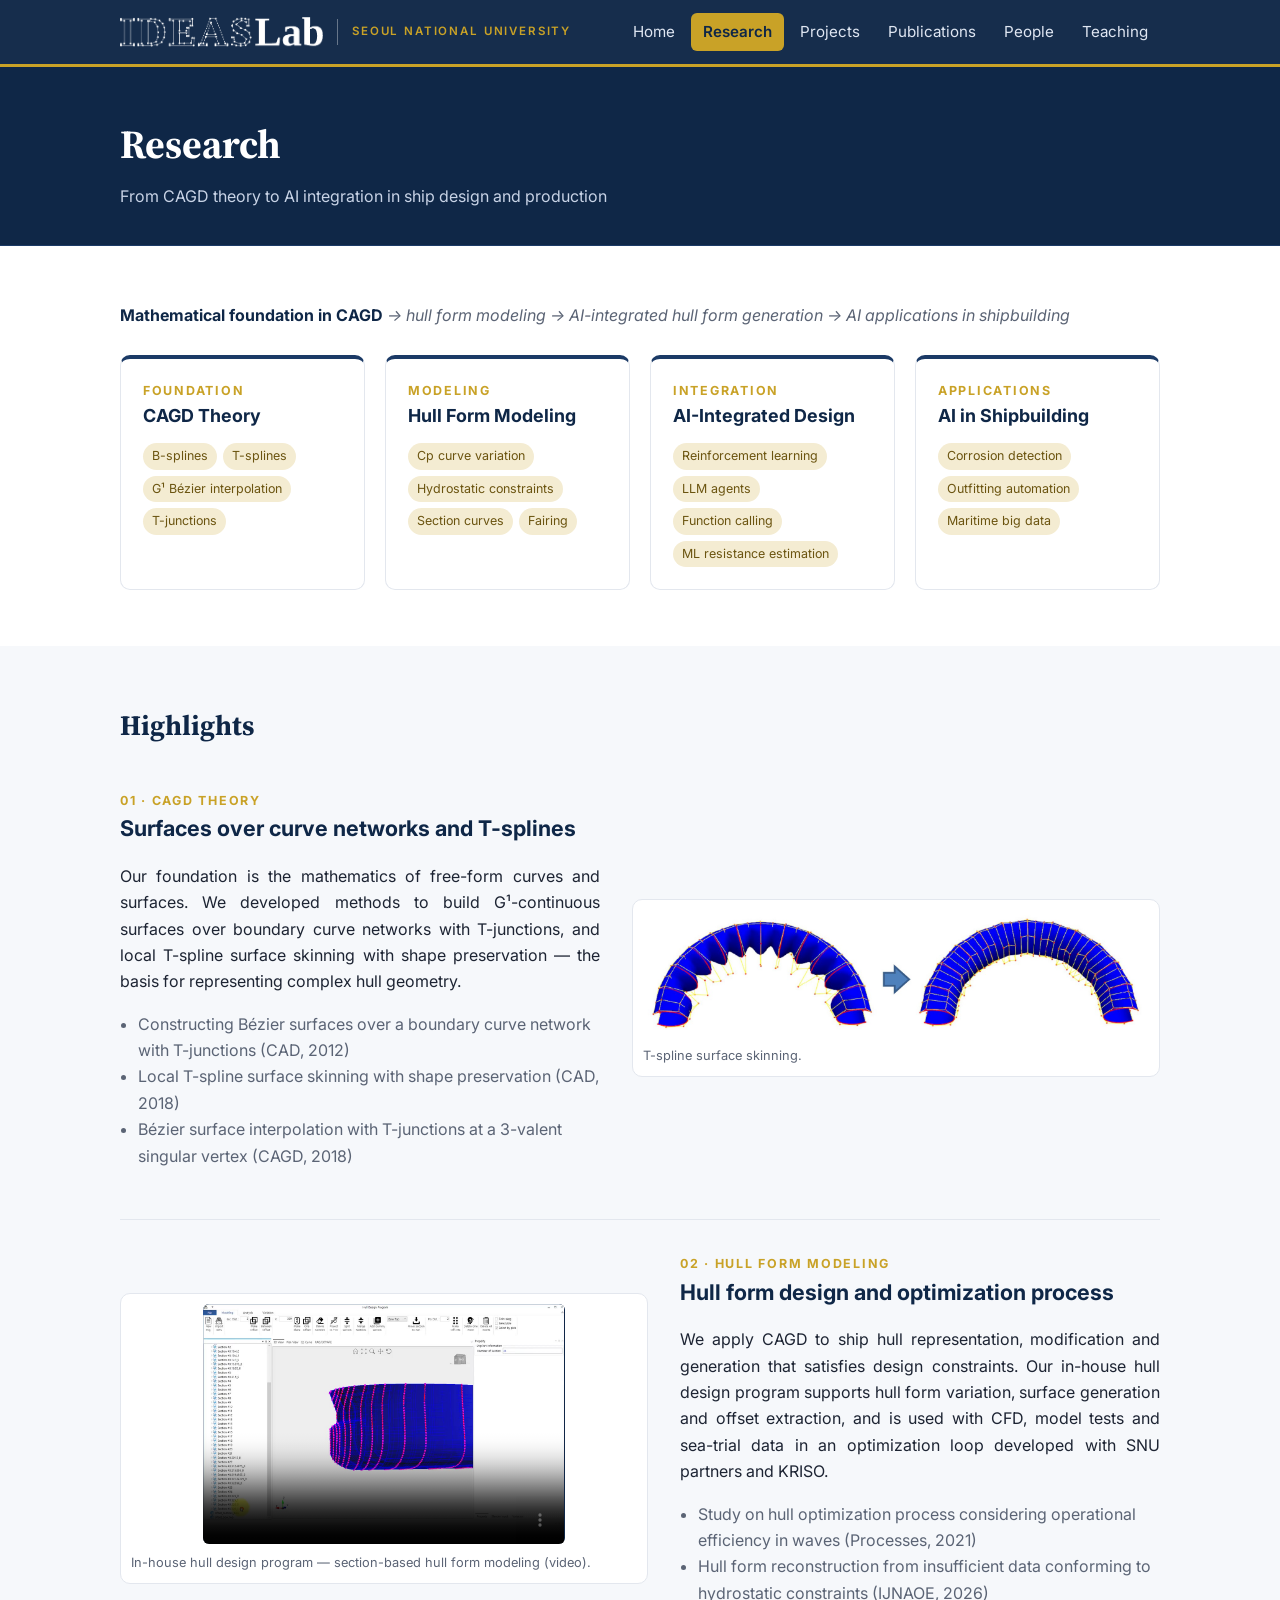
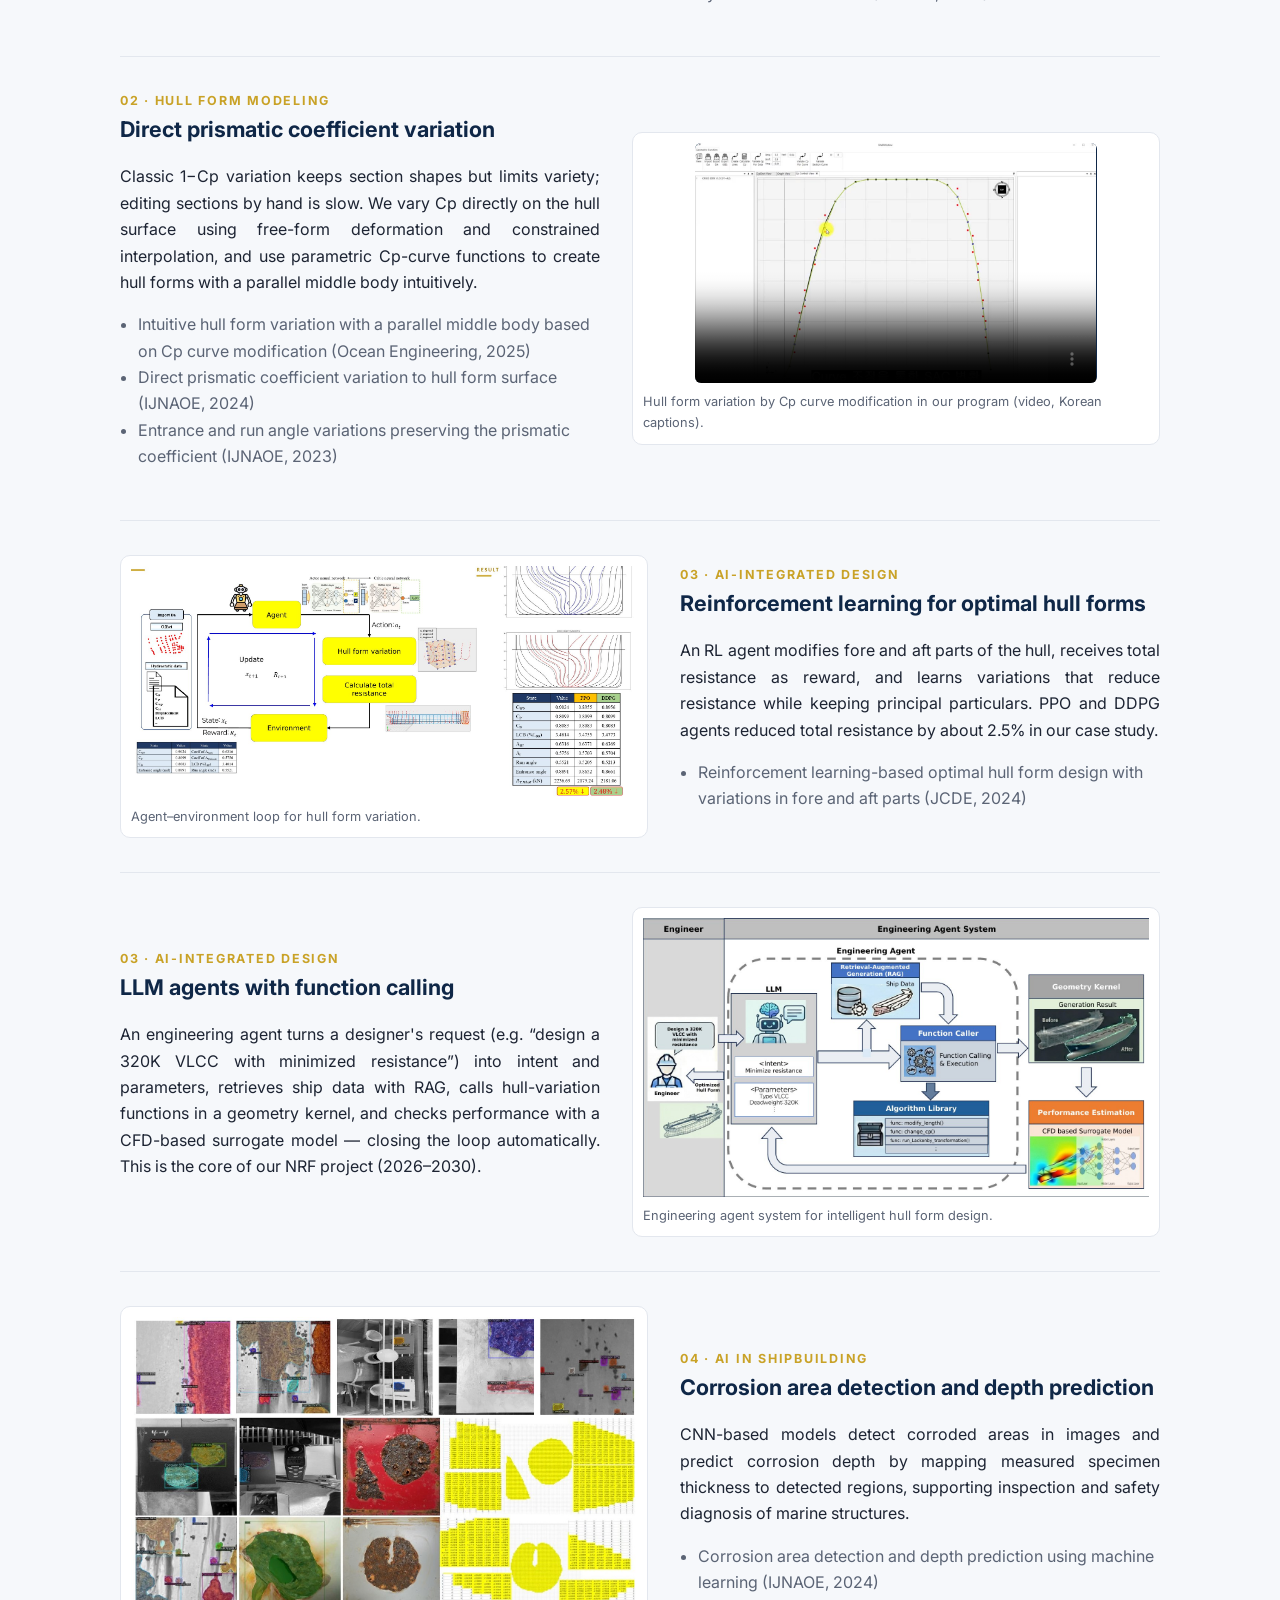
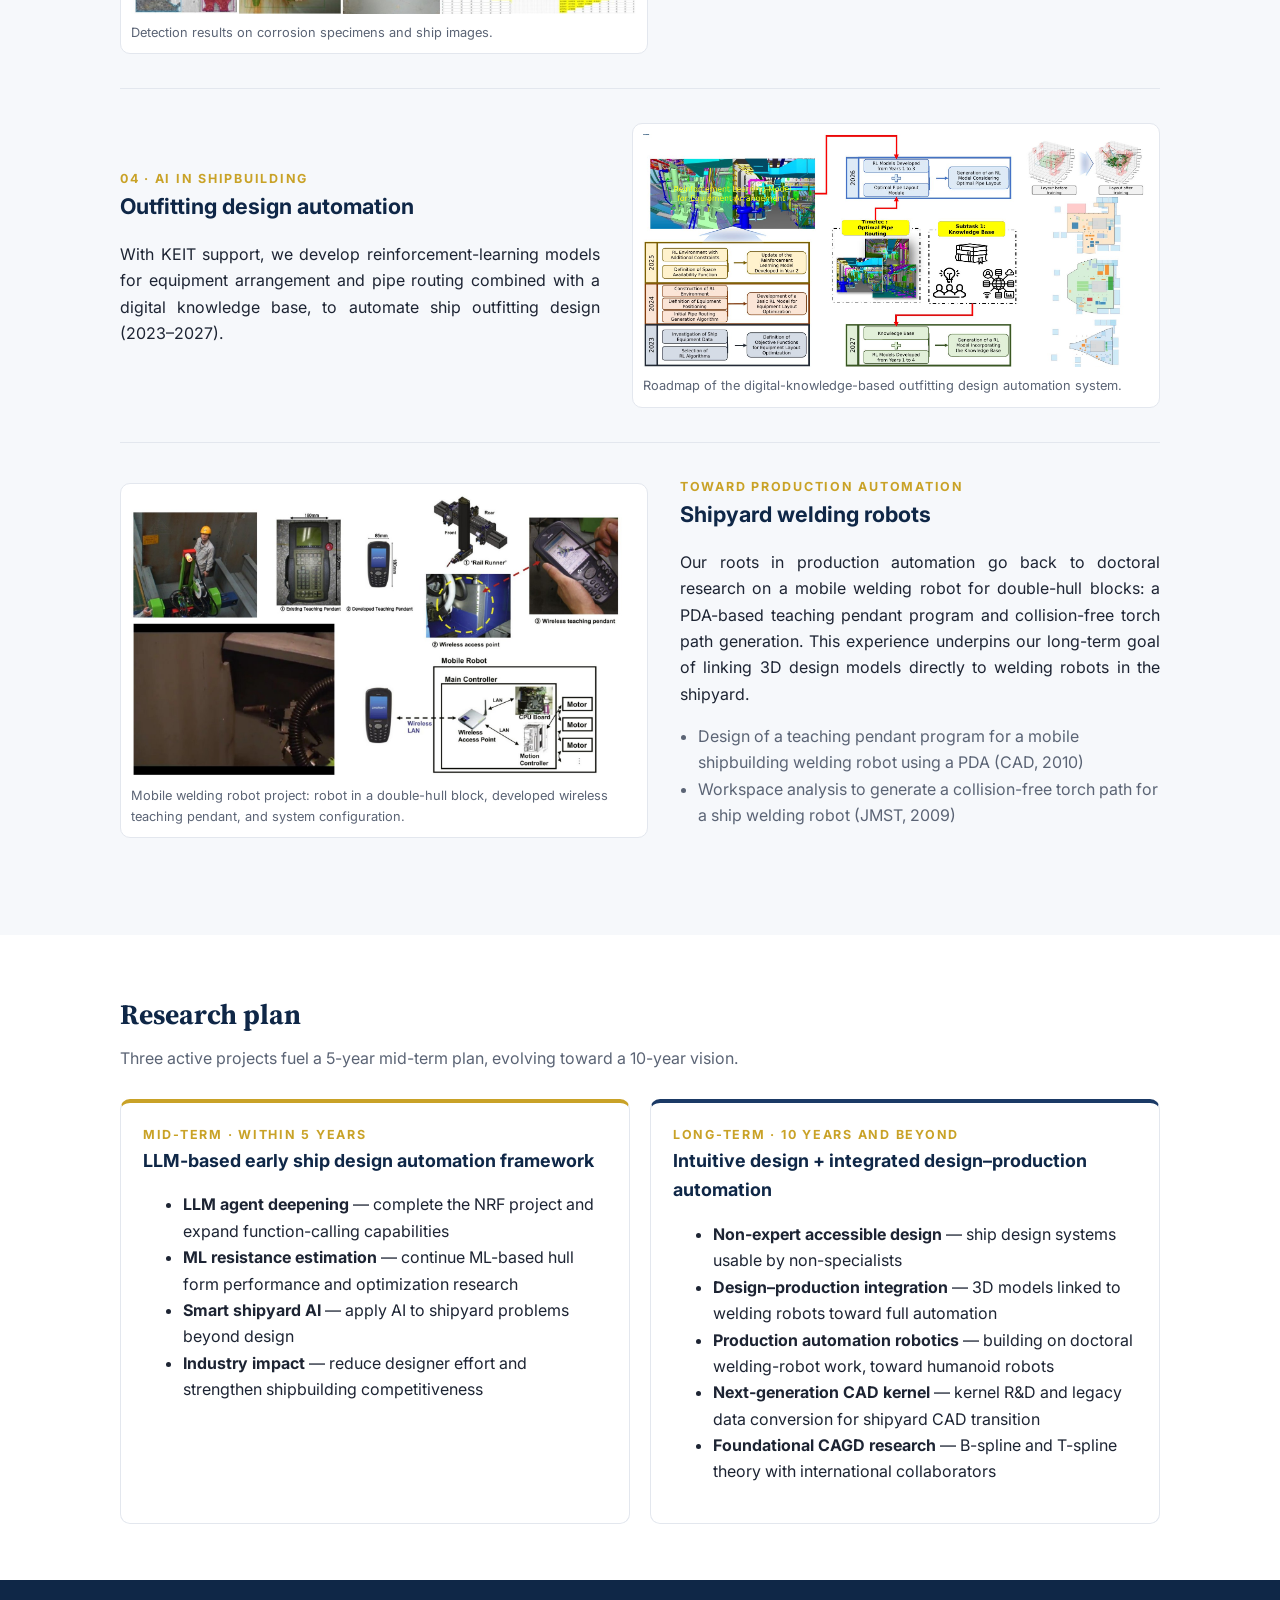
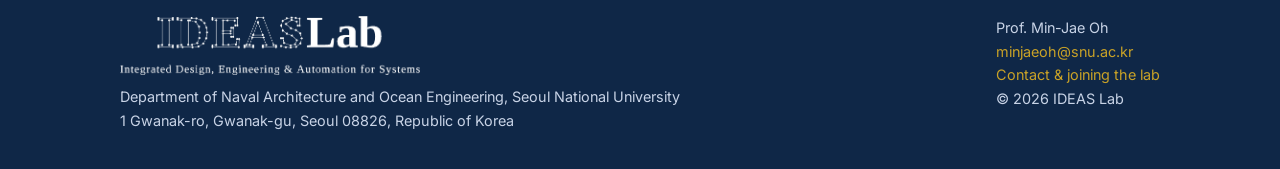
<file: research.html>
<!doctype html>
<html lang="en">
<head>
<meta charset="utf-8">
<meta name="viewport" content="width=device-width, initial-scale=1">
<title>Research | IDEAS Lab</title>
<meta name="description" content="Research at IDEAS Lab: CAGD, hull form modeling, AI-integrated ship design and AI in shipbuilding.">
<link rel="preconnect" href="https://fonts.googleapis.com">
<link rel="preconnect" href="https://fonts.gstatic.com" crossorigin>
<link href="https://fonts.googleapis.com/css2?family=Inter:wght@400;600;700&family=Noto+Sans+KR:wght@400;600&family=Source+Serif+4:wght@600;700&display=swap" rel="stylesheet">
<link rel="stylesheet" href="assets/style.css">
<link rel="icon" href="assets/favicon.svg" type="image/svg+xml">
<script src="assets/justify.js" defer></script>
</head>
<body>
<header class="site"><div class="wrap">
  <a class="brand" href="index.html"><img src="assets/img/logo-mark-white.png" alt="IDEAS Lab" width="203" height="30"><span class="brand-sep" aria-hidden="true"></span><span class="brand-univ">Seoul National University</span></a>
  <nav class="main"><a href="index.html">Home</a><a href="research.html" class="active">Research</a><a href="projects.html">Projects</a><a href="publications.html">Publications</a><a href="people.html">People</a><a href="teaching.html">Teaching</a></nav>
</div></header>

<div class="pagehead"><div class="wrap"><h1>Research</h1><p>From CAGD theory to AI integration in ship design and production</p></div></div>
<section><div class="wrap">
  <div class="flow"><b>Mathematical foundation in CAGD</b> → hull form modeling → <span class="nw">AI-integrated</span> hull form generation → AI applications in shipbuilding</div>
  <div class="grid g4">
    <div class="card top"><div class="kicker">Foundation</div><h3>CAGD Theory</h3><ul class="tags"><li><span class="nw">B-splines</span></li><li><span class="nw">T-splines</span></li><li>G¹ Bézier interpolation</li><li><span class="nw">T-junctions</span></li></ul></div>
    <div class="card top"><div class="kicker">Modeling</div><h3>Hull Form Modeling</h3><ul class="tags"><li>Cp curve variation</li><li>Hydrostatic constraints</li><li>Section curves</li><li>Fairing</li></ul></div>
    <div class="card top"><div class="kicker">Integration</div><h3><span class="nw">AI-Integrated</span> Design</h3><ul class="tags"><li>Reinforcement learning</li><li>LLM agents</li><li>Function calling</li><li>ML resistance estimation</li></ul></div>
    <div class="card top"><div class="kicker">Applications</div><h3>AI in Shipbuilding</h3><ul class="tags"><li>Corrosion detection</li><li>Outfitting automation</li><li>Maritime big data</li></ul></div>
  </div>
</div></section>
<section class="alt"><div class="wrap">
  <h2>Highlights</h2>
<div class="feature" id="cagd">
  <div class="txt"><div class="kicker">01 · CAGD Theory</div><h3 style="font-size:1.35rem">Surfaces over curve networks and <span class="nw">T-splines</span></h3><p class="body-text">Our foundation is the mathematics of <span class="nw">free-form</span> curves and surfaces. We developed methods to build <span class="nw">G¹-continuous</span> surfaces over boundary curve networks with <span class="nw">T-junctions</span>, and local <span class="nw">T-spline</span> surface skinning with shape preservation — the basis for representing complex hull geometry.</p><ul><li>Constructing Bézier surfaces over a boundary curve network with <span class="nw">T-junctions</span> (CAD, 2012)</li><li>Local <span class="nw">T-spline</span> surface skinning with shape preservation (CAD, 2018)</li><li>Bézier surface interpolation with <span class="nw">T-junctions</span> at a <span class="nw">3-valent</span> singular vertex (CAGD, 2018)</li></ul></div>
  <figure><img src="assets/img/tspline.jpg" alt="Surfaces over curve networks and T-splines"><figcaption><span class="nw">T-spline</span> surface skinning.</figcaption></figure>
</div><div class="feature rev" id="hullform">
  <div class="txt"><div class="kicker">02 · Hull Form Modeling</div><h3 style="font-size:1.35rem">Hull form design and optimization process</h3><p class="body-text">We apply CAGD to ship hull representation, modification and generation that satisfies design constraints. Our <span class="nw">in-house</span> hull design program supports hull form variation, surface generation and offset extraction, and is used with CFD, model tests and <span class="nw">sea-trial</span> data in an optimization loop developed with SNU partners and KRISO.</p><ul><li>Study on hull optimization process considering operational efficiency in waves (Processes, 2021)</li><li>Hull form reconstruction from insufficient data conforming to hydrostatic constraints (IJNAOE, 2026)</li></ul></div>
  <figure><video src="assets/video/hull-program.mp4" poster="assets/img/hull-program-poster.jpg" autoplay muted loop playsinline controls preload="metadata" aria-label="Hull form design and optimization process (video)"></video><figcaption><span class="nw">In-house</span> hull design program — <span class="nw">section-based</span> hull form modeling (video).</figcaption></figure>
</div><div class="feature" id="cp">
  <div class="txt"><div class="kicker">02 · Hull Form Modeling</div><h3 style="font-size:1.35rem">Direct prismatic coefficient variation</h3><p class="body-text">Classic 1−Cp variation keeps section shapes but limits variety; editing sections by hand is slow. We vary Cp directly on the hull surface using <span class="nw">free-form</span> deformation and constrained interpolation, and use parametric <span class="nw">Cp-curve</span> functions to create hull forms with a parallel middle body intuitively.</p><ul><li>Intuitive hull form variation with a parallel middle body based on Cp curve modification (Ocean Engineering, 2025)</li><li>Direct prismatic coefficient variation to hull form surface (IJNAOE, 2024)</li><li>Entrance and run angle variations preserving the prismatic coefficient (IJNAOE, 2023)</li></ul></div>
  <figure><video src="assets/video/cp-variation.mp4" poster="assets/img/cp-variation-poster.jpg" autoplay muted loop playsinline controls preload="metadata" aria-label="Direct prismatic coefficient variation (video)"></video><figcaption>Hull form variation by Cp curve modification in our program (video, Korean captions).</figcaption></figure>
</div><div class="feature rev" id="rl">
  <div class="txt"><div class="kicker">03 · <span class="nw">AI-Integrated</span> Design</div><h3 style="font-size:1.35rem">Reinforcement learning for optimal hull forms</h3><p class="body-text">An RL agent modifies fore and aft parts of the hull, receives total resistance as reward, and learns variations that reduce resistance while keeping principal particulars. PPO and DDPG agents reduced total resistance by about 2.5% in our case study.</p><ul><li>Reinforcement <span class="nw">learning-based</span> optimal hull form design with variations in fore and aft parts (JCDE, 2024)</li></ul></div>
  <figure><img src="assets/img/rl-hullform.jpg" alt="Reinforcement learning for optimal hull forms"><figcaption><span class="nw">Agent–environment</span> loop for hull form variation.</figcaption></figure>
</div><div class="feature" id="llm">
  <div class="txt"><div class="kicker">03 · <span class="nw">AI-Integrated</span> Design</div><h3 style="font-size:1.35rem">LLM agents with function calling</h3><p class="body-text">An engineering agent turns a designer's request (e.g. “design a 320K VLCC with minimized resistance”) into intent and parameters, retrieves ship data with RAG, calls <span class="nw">hull-variation</span> functions in a geometry kernel, and checks performance with a <span class="nw">CFD-based</span> surrogate model — closing the loop automatically. This is the core of our NRF project (<span class="nw">2026–2030</span>).</p></div>
  <figure><img src="assets/img/llm-agent.jpg" alt="LLM agents with function calling"><figcaption>Engineering agent system for intelligent hull form design.</figcaption></figure>
</div><div class="feature rev" id="corrosion">
  <div class="txt"><div class="kicker">04 · AI in Shipbuilding</div><h3 style="font-size:1.35rem">Corrosion area detection and depth prediction</h3><p class="body-text"><span class="nw">CNN-based</span> models detect corroded areas in images and predict corrosion depth by mapping measured specimen thickness to detected regions, supporting inspection and safety diagnosis of marine structures.</p><ul><li>Corrosion area detection and depth prediction using machine learning (IJNAOE, 2024)</li></ul></div>
  <figure><img src="assets/img/corrosion.jpg" alt="Corrosion area detection and depth prediction"><figcaption>Detection results on corrosion specimens and ship images.</figcaption></figure>
</div><div class="feature" id="outfitting">
  <div class="txt"><div class="kicker">04 · AI in Shipbuilding</div><h3 style="font-size:1.35rem">Outfitting design automation</h3><p class="body-text">With KEIT support, we develop <span class="nw">reinforcement-learning</span> models for equipment arrangement and pipe routing combined with a digital knowledge base, to automate ship outfitting design (<span class="nw">2023–2027</span>).</p></div>
  <figure><img src="assets/img/outfitting.jpg" alt="Outfitting design automation"><figcaption>Roadmap of the <span class="nw">digital-knowledge-based</span> outfitting design automation system.</figcaption></figure>
</div><div class="feature rev" id="robot">
  <div class="txt"><div class="kicker">Toward production automation</div><h3 style="font-size:1.35rem">Shipyard welding robots</h3><p class="body-text">Our roots in production automation go back to doctoral research on a mobile welding robot for <span class="nw">double-hull</span> blocks: a <span class="nw">PDA-based</span> teaching pendant program and <span class="nw">collision-free</span> torch path generation. This experience underpins our <span class="nw">long-term</span> goal of linking 3D design models directly to welding robots in the shipyard.</p><ul><li>Design of a teaching pendant program for a mobile shipbuilding welding robot using a PDA (CAD, 2010)</li><li>Workspace analysis to generate a <span class="nw">collision-free</span> torch path for a ship welding robot (JMST, 2009)</li></ul></div>
  <figure><img src="assets/img/welding-robot-project.jpg" alt="Shipyard welding robots"><figcaption>Mobile welding robot project: robot in a <span class="nw">double-hull</span> block, developed wireless teaching pendant, and system configuration.</figcaption></figure>
</div>
</div></section>
<section id="vision"><div class="wrap">
  <h2>Research plan</h2>
  <p class="sub">Three active projects fuel a <span class="nw">5-year</span> <span class="nw">mid-term</span> plan, evolving toward a <span class="nw">10-year</span> vision.</p>
  <div class="grid g2">
    <div class="card gold"><div class="kicker"><span class="nw">Mid-term</span> · within 5 years</div><h3><span class="nw">LLM-based</span> early ship design automation framework</h3>
      <ul><li><b>LLM agent deepening</b> — complete the NRF project and expand <span class="nw">function-calling</span> capabilities</li>
      <li><b>ML resistance estimation</b> — continue <span class="nw">ML-based</span> hull form performance and optimization research</li>
      <li><b>Smart shipyard AI</b> — apply AI to shipyard problems beyond design</li>
      <li><b>Industry impact</b> — reduce designer effort and strengthen shipbuilding competitiveness</li></ul></div>
    <div class="card top"><div class="kicker"><span class="nw">Long-term</span> · 10 years and beyond</div><h3>Intuitive design + integrated <span class="nw">design–production</span> automation</h3>
      <ul><li><b><span class="nw">Non-expert</span> accessible design</b> — ship design systems usable by <span class="nw">non-specialists</span></li>
      <li><b><span class="nw">Design–production</span> integration</b> — 3D models linked to welding robots toward full automation</li>
      <li><b>Production automation robotics</b> — building on doctoral <span class="nw">welding-robot</span> work, toward humanoid robots</li>
      <li><b><span class="nw">Next-generation</span> CAD kernel</b> — kernel R&amp;D and legacy data conversion for shipyard CAD transition</li>
      <li><b>Foundational CAGD research</b> — <span class="nw">B-spline</span> and <span class="nw">T-spline</span> theory with international collaborators</li></ul></div>
  </div>
</div></section>
<footer class="site"><div class="wrap">
  <div><img class="flogo" src="assets/img/logo-white.png" alt="IDEAS Lab — Integrated Design, Engineering &amp; Automation for Systems" width="300" height="60">
  Department of Naval Architecture and Ocean Engineering, Seoul National University<br>
  1 <span class="nw">Gwanak-ro</span>, <span class="nw">Gwanak-gu</span>, Seoul 08826, Republic of Korea</div>
  <div>
  Prof. <span class="nw">Min-Jae</span> Oh<br>
  <a href="mailto:minjaeoh@snu.ac.kr">minjaeoh@snu.ac.kr</a><br>
  <a href="people.html#contact">Contact &amp; joining the lab</a><br>
  © 2026 IDEAS Lab</div>
</div></footer>
</body>
</html>
</file>
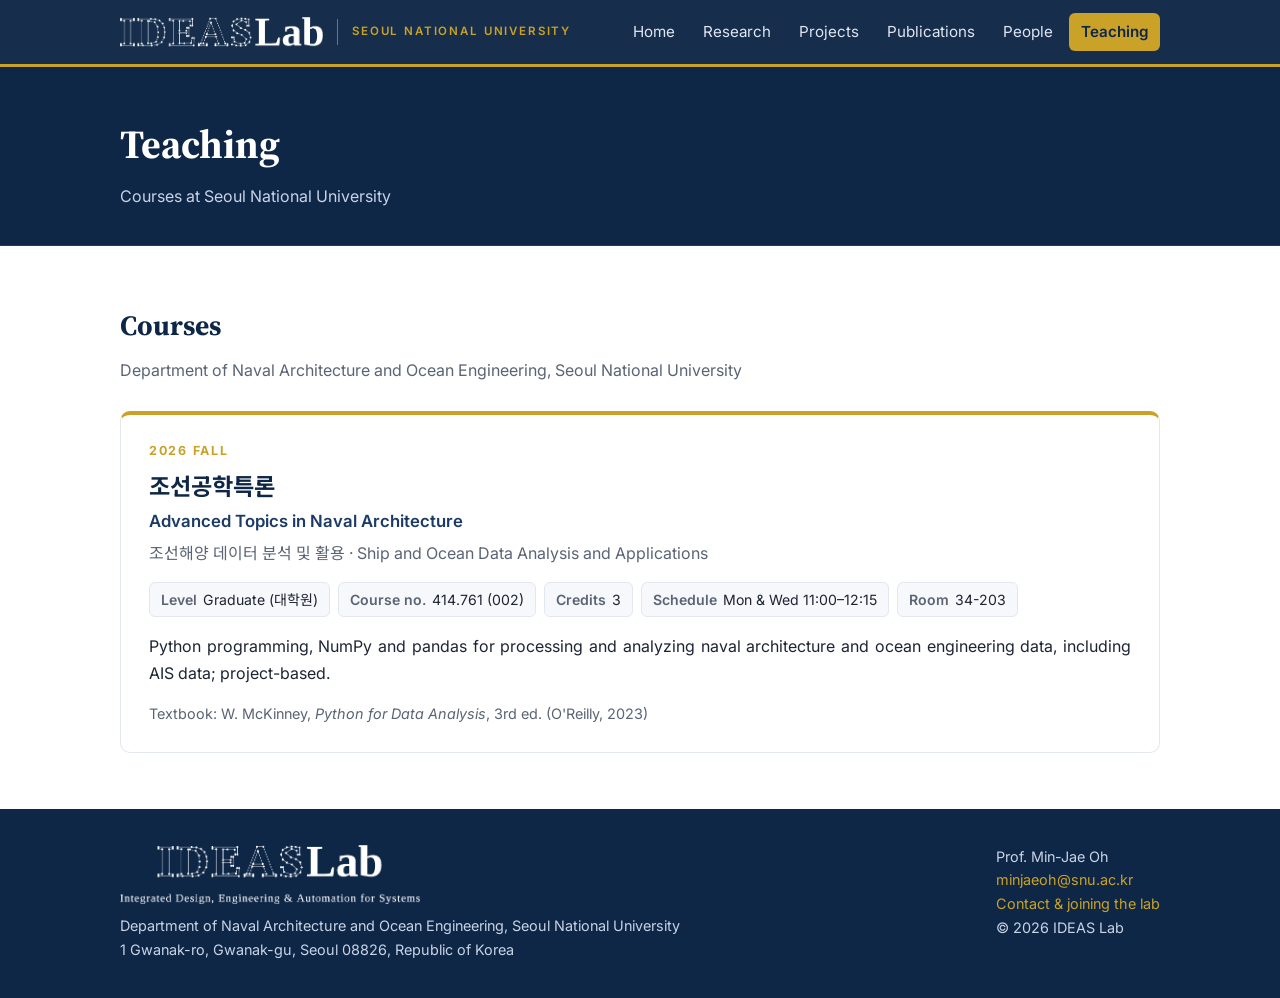
<file: teaching.html>
<!doctype html>
<html lang="en">
<head>
<meta charset="utf-8">
<meta name="viewport" content="width=device-width, initial-scale=1">
<title>Teaching | IDEAS Lab</title>
<meta name="description" content="Courses taught by Prof. Min-Jae Oh at Seoul National University.">
<link rel="preconnect" href="https://fonts.googleapis.com">
<link rel="preconnect" href="https://fonts.gstatic.com" crossorigin>
<link href="https://fonts.googleapis.com/css2?family=Inter:wght@400;600;700&family=Noto+Sans+KR:wght@400;600&family=Source+Serif+4:wght@600;700&display=swap" rel="stylesheet">
<link rel="stylesheet" href="assets/style.css">
<link rel="icon" href="assets/favicon.svg" type="image/svg+xml">
<script src="assets/justify.js" defer></script>
</head>
<body>
<header class="site"><div class="wrap">
  <a class="brand" href="index.html"><img src="assets/img/logo-mark-white.png" alt="IDEAS Lab" width="203" height="30"><span class="brand-sep" aria-hidden="true"></span><span class="brand-univ">Seoul National University</span></a>
  <nav class="main"><a href="index.html">Home</a><a href="research.html">Research</a><a href="projects.html">Projects</a><a href="publications.html">Publications</a><a href="people.html">People</a><a href="teaching.html" class="active">Teaching</a></nav>
</div></header>

<div class="pagehead"><div class="wrap"><h1>Teaching</h1><p>Courses at Seoul National University</p></div></div>
<section><div class="wrap">
  <h2>Courses</h2><p class="sub">Department of Naval Architecture and Ocean Engineering, Seoul National University</p>
  <div class="courses"><article class="course-card">
    <div class="kicker">2026 Fall</div>
    <h3 class="ctitle">조선공학특론 <span>Advanced Topics in Naval Architecture</span></h3>
    <p class="csub">조선해양 데이터 분석 및 활용 · Ship and Ocean Data Analysis and Applications</p>
    <ul class="cmeta">
      <li><b>Level</b>Graduate (대학원)</li><li><b>Course no.</b>414.761 (002)</li><li><b>Credits</b>3</li>
      <li><b>Schedule</b>Mon &amp; Wed 11:<span class="nw">00–12</span>:15</li><li><b>Room</b><span class="nw">34-203</span></li>
    </ul>
    <p class="body-text">Python programming, NumPy and pandas for processing and analyzing naval architecture and ocean engineering data, including AIS data; <span class="nw">project-based.</span></p>
    <p class="cbook">Textbook: W. McKinney, <i>Python for Data Analysis</i>, 3rd ed. (O'Reilly, 2023)</p>
  </article></div>
</div></section>
<footer class="site"><div class="wrap">
  <div><img class="flogo" src="assets/img/logo-white.png" alt="IDEAS Lab — Integrated Design, Engineering &amp; Automation for Systems" width="300" height="60">
  Department of Naval Architecture and Ocean Engineering, Seoul National University<br>
  1 <span class="nw">Gwanak-ro</span>, <span class="nw">Gwanak-gu</span>, Seoul 08826, Republic of Korea</div>
  <div>
  Prof. <span class="nw">Min-Jae</span> Oh<br>
  <a href="mailto:minjaeoh@snu.ac.kr">minjaeoh@snu.ac.kr</a><br>
  <a href="people.html#contact">Contact &amp; joining the lab</a><br>
  © 2026 IDEAS Lab</div>
</div></footer>
</body>
</html>
</file>
<file: assets/style.css>
/* IDEAS Lab — shared stylesheet */
:root {
  --navy: #0f2747;
  --navy-2: #1b3a66;
  --gold: #c9a227;
  --gold-soft: #f4ecd2;
  --ink: #1d2433;
  --muted: #5b6475;
  --line: #e3e7ee;
  --bg: #ffffff;
  --bg-alt: #f6f8fb;
  --radius: 10px;
  --max: 1080px;
}
* { box-sizing: border-box; }
html { scroll-behavior: smooth; }
body {
  margin: 0;
  font-family: "Inter", "Noto Sans KR", system-ui, -apple-system, sans-serif;
  color: var(--ink);
  background: var(--bg);
  line-height: 1.65;
  font-size: 16px;
}
img { max-width: 100%; height: auto; display: block; }
a { color: var(--navy-2); text-decoration: none; }
a:hover { text-decoration: underline; }
.wrap { max-width: var(--max); margin: 0 auto; padding: 0 20px; }

/* Header */
header.site {
  position: sticky; top: 0; z-index: 10;
  background: rgba(15, 39, 71, 0.97);
  color: #fff;
  border-bottom: 3px solid var(--gold);
}
header.site .wrap { display: flex; align-items: center; justify-content: space-between; gap: 16px; min-height: 64px; flex-wrap: wrap; }
.brand { color: #fff; display: flex; align-items: baseline; gap: 10px; }
.brand:hover { text-decoration: none; }
.brand b { font-family: "Source Serif 4", Georgia, serif; font-size: 1.5rem; letter-spacing: 0.06em; }
.brand span { font-size: 0.82rem; color: #c8d3e6; }
nav.main { display: flex; flex-wrap: wrap; gap: 4px; }
nav.main a { color: #dfe6f2; padding: 6px 12px; border-radius: 6px; font-size: 0.95rem; }
nav.main a:hover { background: rgba(255,255,255,0.1); text-decoration: none; }
nav.main a.active { color: var(--navy); background: var(--gold); font-weight: 600; }

/* Hero */
.hero { background: linear-gradient(135deg, var(--navy) 0%, var(--navy-2) 100%); color: #fff; overflow: hidden; }
.hero .wrap { display: grid; grid-template-columns: 1.2fr 1fr; gap: 32px; align-items: center; padding-top: 64px; padding-bottom: 64px; }
.hero .eyebrow { color: var(--gold); letter-spacing: 0.18em; font-size: 0.8rem; font-weight: 600; text-transform: uppercase; }
.hero h1 { font-family: "Source Serif 4", Georgia, serif; font-size: clamp(2.2rem, 5vw, 3.4rem); line-height: 1.15; margin: 10px 0 14px; }
.hero h1 .acr { color: var(--gold); }
.hero p.lead { color: #d5deec; font-size: 1.08rem; max-width: 36em; }
.hero .cta { display: flex; gap: 12px; flex-wrap: wrap; margin-top: 22px; }
.btn { display: inline-block; padding: 10px 18px; border-radius: 8px; font-weight: 600; font-size: 0.95rem; }
.btn.gold { background: var(--gold); color: var(--navy); }
.btn.ghost { border: 1px solid rgba(255,255,255,0.45); color: #fff; }
.btn:hover { text-decoration: none; filter: brightness(1.06); }
.hero svg { width: 100%; height: auto; }

/* Page title band */
.pagehead { background: var(--navy); color: #fff; padding: 44px 0 36px; border-bottom: 1px solid var(--navy-2); }
.pagehead h1 { font-family: "Source Serif 4", Georgia, serif; margin: 0; font-size: clamp(1.8rem, 4vw, 2.5rem); }
.pagehead p { margin: 6px 0 0; color: #c8d3e6; }

/* Sections */
section { padding: 56px 0; }
section.alt { background: var(--bg-alt); }
h2 { font-family: "Source Serif 4", Georgia, serif; font-size: 1.75rem; margin: 0 0 8px; color: var(--navy); }
h2 + .sub { color: var(--muted); margin: 0 0 28px; }
h3 { margin: 0 0 6px; font-size: 1.12rem; color: var(--navy); }
.kicker { color: var(--gold); font-weight: 700; letter-spacing: 0.14em; font-size: 0.78rem; text-transform: uppercase; }

/* Grids and cards */
.grid { display: grid; gap: 20px; }
.g2 { grid-template-columns: repeat(2, 1fr); }
.g3 { grid-template-columns: repeat(3, 1fr); }
.g4 { grid-template-columns: repeat(4, 1fr); }
.card { background: #fff; border: 1px solid var(--line); border-radius: var(--radius); padding: 22px; }
.card.top { border-top: 4px solid var(--navy-2); }
.card.gold { border-top: 4px solid var(--gold); }
.card p { margin: 6px 0 0; color: var(--muted); font-size: 0.95rem; }
.card .num { font-family: "Source Serif 4", Georgia, serif; font-size: 1.9rem; color: var(--gold); font-weight: 700; line-height: 1; }
ul.tags { list-style: none; padding: 0; margin: 12px 0 0; display: flex; flex-wrap: wrap; gap: 6px; }
ul.tags li { background: var(--gold-soft); color: #6b5410; font-size: 0.78rem; padding: 3px 9px; border-radius: 999px; }

.flow { color: var(--muted); font-style: italic; margin-bottom: 26px; }
.flow b { color: var(--navy); font-style: normal; }

/* Research feature rows */
.feature { display: grid; grid-template-columns: 1fr 1.1fr; gap: 32px; align-items: center; padding: 34px 0; border-bottom: 1px solid var(--line); }
.feature:last-child { border-bottom: 0; }
.feature.rev { grid-template-columns: 1.1fr 1fr; }
.feature.rev .txt { order: 2; }
.feature figure { margin: 0; background: #fff; border: 1px solid var(--line); border-radius: var(--radius); padding: 10px; }
.feature figcaption { font-size: 0.8rem; color: var(--muted); margin-top: 8px; }
.feature ul { padding-left: 1.1em; color: var(--muted); }

/* News / lists */
ul.news { list-style: none; margin: 0; padding: 0; }
ul.news li { display: grid; grid-template-columns: 96px 1fr; gap: 16px; padding: 12px 0; border-bottom: 1px dashed var(--line); }
ul.news time { color: var(--gold); font-weight: 700; font-variant-numeric: tabular-nums; }

/* Projects table */
.table-wrap { overflow-x: auto; }
table { width: 100%; border-collapse: collapse; font-size: 0.93rem; }
th, td { text-align: left; padding: 11px 12px; border-bottom: 1px solid var(--line); vertical-align: top; }
th { background: var(--navy); color: #fff; font-weight: 600; }
td .ko { display: block; color: var(--muted); font-size: 0.84rem; }
.badge { display: inline-block; font-size: 0.75rem; font-weight: 700; padding: 2px 8px; border-radius: 4px; background: var(--navy-2); color: #fff; white-space: nowrap; }
.badge.g { background: var(--gold); color: var(--navy); }

/* Publications */
.pubyear { font-family: "Source Serif 4", Georgia, serif; color: var(--navy); font-size: 1.3rem; margin: 30px 0 6px; border-bottom: 2px solid var(--gold); display: inline-block; padding-right: 12px; }
ol.pubs { margin: 0; padding-left: 1.4em; }
ol.pubs li { margin: 10px 0; }
ol.pubs .t { font-weight: 600; color: var(--ink); }
ol.pubs .v { color: var(--muted); font-size: 0.92rem; }
ol.pubs .me { text-decoration: underline; text-decoration-color: var(--gold); text-underline-offset: 3px; font-weight: 600; }
.filter { display: flex; gap: 8px; flex-wrap: wrap; margin-bottom: 10px; }
.filter button { font: inherit; font-size: 0.88rem; border: 1px solid var(--line); background: #fff; border-radius: 999px; padding: 5px 14px; cursor: pointer; color: var(--ink); }
.filter button.on { background: var(--navy); color: #fff; border-color: var(--navy); }

/* People */
.pi { display: grid; grid-template-columns: 220px 1fr; gap: 32px; align-items: start; }
.avatar { width: 220px; height: 260px; border-radius: var(--radius); background: linear-gradient(160deg, var(--navy-2), var(--navy)); color: var(--gold); display: flex; align-items: center; justify-content: center; font-family: "Source Serif 4", Georgia, serif; font-size: 3.4rem; font-weight: 700; }
.timeline { list-style: none; margin: 0; padding: 0; border-left: 2px solid var(--line); }
.timeline li { position: relative; padding: 0 0 14px 20px; }
.timeline li::before { content: ""; position: absolute; left: -7px; top: 7px; width: 12px; height: 12px; border-radius: 50%; background: #fff; border: 3px solid var(--navy-2); }
.timeline li.gold::before { border-color: var(--gold); }
.timeline .when { font-size: 0.85rem; color: var(--muted); }

/* Footer */
footer.site { background: var(--navy); color: #c8d3e6; padding: 36px 0; font-size: 0.9rem; }
footer.site .wrap { display: flex; justify-content: space-between; gap: 20px; flex-wrap: wrap; }
footer.site b { color: #fff; }
footer.site a { color: var(--gold); }

@media (max-width: 860px) {
  .hero .wrap, .feature, .feature.rev, .pi { grid-template-columns: 1fr; }
  .feature.rev .txt { order: 0; }
  .g3, .g4 { grid-template-columns: repeat(2, 1fr); }
  .avatar { width: 160px; height: 190px; font-size: 2.6rem; }
}
@media (max-width: 560px) {
  .g2, .g3, .g4 { grid-template-columns: 1fr; }
  ul.news li { grid-template-columns: 1fr; gap: 2px; }
  header.site .wrap { padding-top: 8px; padding-bottom: 8px; }
  nav.main a { padding: 4px 8px; font-size: 0.88rem; }
}

/* Logo */
.brand img { height: 30px; width: auto; display: block; }
.brand { align-items: center; }
footer.site .flogo { width: 300px; max-width: 100%; height: auto; margin-bottom: 10px; }
@media (max-width: 560px) { .brand img { height: 24px; } .brand span { display: none; } }

/* Photos & members */
img.avatar.photo { object-fit: cover; object-position: top; background: none; }
h3.role { font-size: 0.8rem; letter-spacing: 0.14em; text-transform: uppercase; color: var(--gold); margin: 26px 0 14px; }
.member { display: grid; grid-template-columns: 150px 1fr; gap: 24px; align-items: start; background: #fff; border: 1px solid var(--line); border-radius: var(--radius); padding: 22px; }
.member > img { width: 150px; height: 190px; object-fit: cover; object-position: top; border-radius: 8px; }
.member .pos { margin: 2px 0 0; color: var(--muted); font-size: 0.95rem; }
@media (max-width: 560px) { .member { grid-template-columns: 1fr; } .member > img { width: 130px; height: 165px; } }

/* Recruiting banner */
.recruit { background: var(--gold); color: var(--navy); padding: 52px 0; }
.recruit .wrap { display: grid; grid-template-columns: 1.15fr 1fr; gap: 36px; align-items: center; }
.recruit .kicker { color: var(--navy); opacity: 0.8; }
.recruit h2 { color: var(--navy); font-size: clamp(1.7rem, 3.6vw, 2.4rem); line-height: 1.2; margin: 6px 0 12px; }
.recruit p { margin: 8px 0; color: #2a2206; }
.recruit p.ko { font-weight: 600; font-size: 1.08rem; color: var(--navy); }
.recruit .cta { display: flex; gap: 12px; flex-wrap: wrap; margin-top: 18px; }
.btn.navy { background: var(--navy); color: #fff; }
.btn.outline { border: 1.5px solid var(--navy); color: var(--navy); }
.recruit-list { list-style: none; margin: 0; padding: 0; background: rgba(255,255,255,0.55); border-radius: var(--radius); }
.recruit-list li { padding: 14px 20px; border-bottom: 1px solid rgba(15,39,71,0.12); display: flex; flex-direction: column; }
.recruit-list li:last-child { border-bottom: 0; }
.recruit-list b { color: var(--navy); }
.recruit-list li > span { color: #3d3312; font-size: 0.93rem; }
.recruit-list a { color: var(--navy); font-weight: 600; }
@media (max-width: 860px) { .recruit .wrap { grid-template-columns: 1fr; } }

/* Video */
.feature figure video { width: 100%; height: auto; display: block; border-radius: 6px; background: #0f2747; }

/* Smaller research videos */
.feature figure video { max-height: 240px; width: auto; max-width: 100%; margin: 0 auto; }

/* Course */
.course { display: grid; grid-template-columns: 1.5fr 1fr; gap: 32px; align-items: start; margin-top: 10px; }
.course p { color: var(--ink); }
ol.weeks { list-style: none; padding: 0; margin: 10px 0 0; columns: 2; column-gap: 28px; }
ol.weeks li { break-inside: avoid; padding: 7px 0; border-bottom: 1px dashed var(--line); font-size: 0.94rem; display: flex; gap: 10px; }
ol.weeks .wk { color: var(--gold); font-weight: 700; min-width: 34px; font-variant-numeric: tabular-nums; }
dl.facts { margin: 0; display: grid; grid-template-columns: 96px 1fr; gap: 10px 12px; font-size: 0.93rem; }
dl.facts dt { color: var(--muted); font-weight: 600; }
dl.facts dd { margin: 0; }
@media (max-width: 860px) { .course { grid-template-columns: 1fr; } ol.weeks { columns: 1; } }

/* Courses table */
table.courses td { font-size: 0.92rem; }
table.courses .nowrap { white-space: nowrap; }
table.courses .c { text-align: center; }
table.courses .en { display: block; color: var(--navy-2); font-weight: 600; }
table.courses .ko { display: block; color: var(--muted); font-size: 0.84rem; margin-top: 3px; }
table.courses th:nth-child(2) { min-width: 220px; }
table.courses th:nth-child(6) { min-width: 240px; }

/* Korean line breaking: keep words together */
.recruit p.ko { text-wrap: balance; }

/* Course cards */
.courses { display: grid; gap: 20px; }
.course-card { background: #fff; border: 1px solid var(--line); border-top: 4px solid var(--gold); border-radius: var(--radius); padding: 26px 28px; }
.course-card .ctitle { font-size: 1.45rem; margin: 6px 0 2px; }
.course-card .ctitle span { display: block; font-size: 1.05rem; color: var(--navy-2); font-weight: 600; margin-top: 2px; }
.course-card .csub { color: var(--muted); margin: 4px 0 16px; }
.course-card .cbook { color: var(--muted); font-size: 0.9rem; margin: 6px 0 0; }
ul.cmeta { list-style: none; padding: 0; margin: 0 0 14px; display: flex; flex-wrap: wrap; gap: 8px; }
ul.cmeta li { background: var(--bg-alt); border: 1px solid var(--line); border-radius: 6px; padding: 5px 11px; font-size: 0.88rem; }
ul.cmeta b { color: var(--muted); font-weight: 600; margin-right: 6px; }

/* ---- Text alignment, set per area ----
   Default: left-aligned, no automatic hyphenation, no breaking inside words.
   Only long English body paragraphs (.body-text) are justified; justify.js
   switches any of them back to left alignment when word gaps would get too wide. */
body { word-break: keep-all; overflow-wrap: normal; -webkit-hyphens: manual; hyphens: manual; }
p, li, dd, td, th, figcaption, ul.news span, .recruit-list span { text-align: left; }
.body-text { text-align: justify; text-align-last: left; text-justify: inter-word; }
.ragged { text-align: left !important; }

/* Hero title: fixed line breaks, common left edge */
.hero .eyebrow, .hero h1.hero-title { text-align: left; margin-left: 0; padding-left: 0; }
.hero h1.hero-title { white-space: nowrap; }
@media (max-width: 380px) { .hero h1.hero-title { white-space: normal; } }
.hero .eyebrow { white-space: nowrap; }
@media (max-width: 480px) { .hero .eyebrow { letter-spacing: 0.08em; font-size: 0.7rem; } }
.nw { white-space: nowrap; }

/* Home · Selected work: equal image boxes, aligned titles and descriptions */
.works { align-items: stretch; }
.works > .card { display: grid; grid-template-rows: 190px auto 1fr; row-gap: 0; }
.works .work-img { height: 190px; display: flex; align-items: center; justify-content: center; background: #fff; }
.works .work-img img { max-width: 100%; max-height: 100%; width: auto; height: auto; object-fit: contain; }
.works > .card h3 { margin: 14px 0 0; min-height: calc(2 * 1.65em); }
.works > .card p { margin-top: 6px; }
@supports (grid-template-rows: subgrid) {
  .works { grid-template-rows: auto auto auto; }
  .works > .card { grid-row: span 3; grid-template-rows: subgrid; }
  .works > .card h3 { min-height: 0; }
}
@media (max-width: 560px) {
  .works > .card { grid-row: auto; grid-template-rows: 190px auto auto; }
  .works > .card h3 { min-height: 0; }
}

/* Header: IDEAS Lab wordmark | SEOUL NATIONAL UNIVERSITY */
.brand { gap: 14px; }
.brand .brand-sep { width: 1px; height: 26px; background: rgba(255,255,255,0.35); display: block; }
.brand .brand-univ { font-family: "Inter", "Noto Sans KR", system-ui, sans-serif; font-size: 0.72rem; font-weight: 600;
  letter-spacing: 0.16em; text-transform: uppercase; color: var(--gold); line-height: 1; white-space: nowrap; }
@media (max-width: 560px) {
  .brand { gap: 10px; }
  .brand .brand-sep { height: 20px; }
  .brand .brand-univ { display: inline; font-size: 0.6rem; letter-spacing: 0.1em; }
}
</file>
